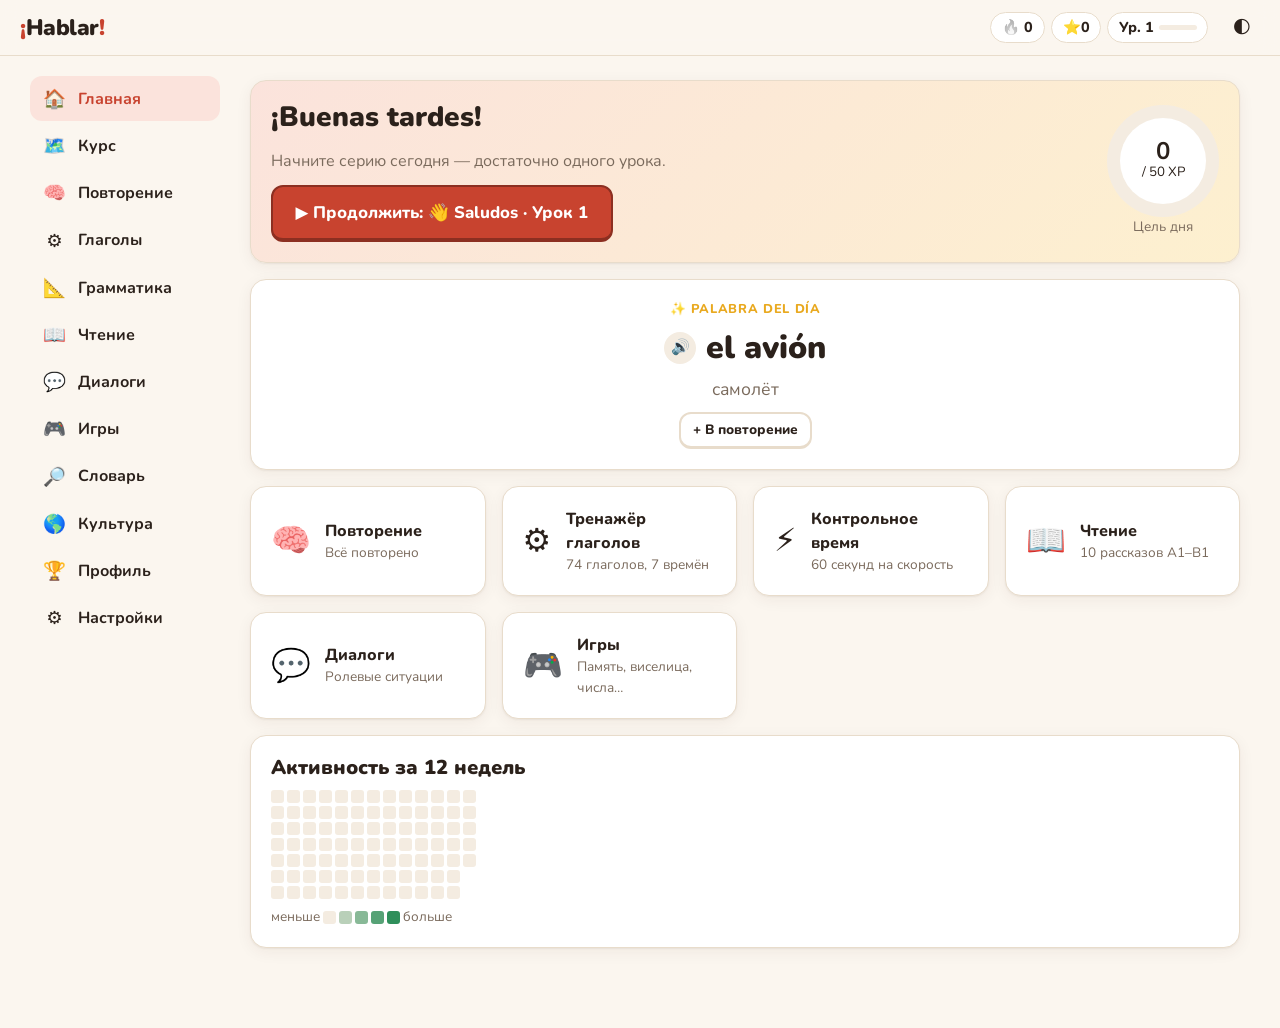
<file: index.html>
<!doctype html>
<html lang="ru">
<head>
  <meta charset="utf-8">
  <meta name="viewport" content="width=device-width, initial-scale=1, viewport-fit=cover">
  <title>¡Hablar! — испанский язык</title>
  <meta name="description" content="Интерактивная платформа для изучения испанского: уроки, тренажёр глаголов, интервальное повторение, чтение, диалоги и игры.">
  <link rel="icon" type="image/svg+xml" href="assets/icon.svg">
  <link rel="icon" type="image/png" sizes="192x192" href="assets/icon-192.png">
  <link rel="apple-touch-icon" href="assets/apple-touch-icon.png">
  <meta name="theme-color" content="#c8432f">
  <link rel="canonical" href="https://prov-ori.github.io/hablar/">

  <!-- Предпросмотр ссылки в соцсетях и мессенджерах (Open Graph / Twitter) -->
  <meta property="og:type" content="website">
  <meta property="og:site_name" content="¡Hablar!">
  <meta property="og:locale" content="ru_RU">
  <meta property="og:url" content="https://prov-ori.github.io/hablar/">
  <meta property="og:title" content="¡Hablar! — учите испанский: уроки, глаголы, чтение и игры">
  <meta property="og:description" content="784 слова, 74 глагола, 23 темы грамматики, рассказы, диалоги и 11 игр. Бесплатно, без регистрации, прямо в браузере.">
  <meta property="og:image" content="https://prov-ori.github.io/hablar/assets/og-image.png">
  <meta property="og:image:type" content="image/png">
  <meta property="og:image:width" content="1200">
  <meta property="og:image:height" content="630">
  <meta property="og:image:alt" content="Логотип ¡Hablar! и диалог на испанском: ¿Cómo estás? — ¡Muy bien, gracias!">
  <meta name="twitter:card" content="summary_large_image">
  <meta name="twitter:title" content="¡Hablar! — учите испанский">
  <meta name="twitter:description" content="Уроки, тренажёр глаголов, чтение, диалоги и игры. Бесплатно, в браузере.">
  <meta name="twitter:image" content="https://prov-ori.github.io/hablar/assets/og-image.png">
  <meta name="twitter:image:alt" content="Логотип ¡Hablar! и диалог на испанском">
  <link rel="preconnect" href="https://fonts.googleapis.com">
  <link rel="preconnect" href="https://fonts.gstatic.com" crossorigin>
  <link href="https://fonts.googleapis.com/css2?family=Nunito:wght@400;600;700;800;900&display=swap" rel="stylesheet">
  <link rel="stylesheet" href="css/style.css">
</head>
<body>
  <button class="skip-link" type="button" onclick="document.getElementById('main').focus()">К содержимому</button>
  <header class="topbar">
    <a class="logo" href="#/"><span class="logo-mark">¡</span>Hablar<span class="logo-mark">!</span></a>
    <div class="header-stats" id="header-stats"></div>
    <button class="icon-btn" id="theme-toggle" type="button" title="Сменить тему" aria-label="Сменить тему">🌓</button>
  </header>
  <div class="layout">
    <nav class="nav" id="nav" aria-label="Разделы"></nav>
    <main id="main" tabindex="-1"></main>
  </div>
  <div id="toasts" class="toasts" aria-live="polite"></div>
  <noscript><p style="padding:2rem">Для работы платформы нужен JavaScript.</p></noscript>

  <script src="js/util.js"></script>
  <script src="js/store.js"></script>
  <script src="js/speech.js"></script>
  <script src="js/ui.js"></script>
  <script src="js/data/vocab.js"></script>
  <script src="js/data/verbs.js"></script>
  <script src="js/data/grammar.js"></script>
  <script src="js/data/stories.js"></script>
  <script src="js/data/dialogues.js"></script>
  <script src="js/data/culture.js"></script>
  <script src="js/exercises.js"></script>
  <script src="js/app.js"></script>
  <script src="js/views/learn.js"></script>
  <script src="js/views/words.js"></script>
  <script src="js/views/verbs.js"></script>
  <script src="js/views/content.js"></script>
  <script src="js/views/games.js"></script>
  <script src="js/views/profile.js"></script>
</body>
</html>
</file>
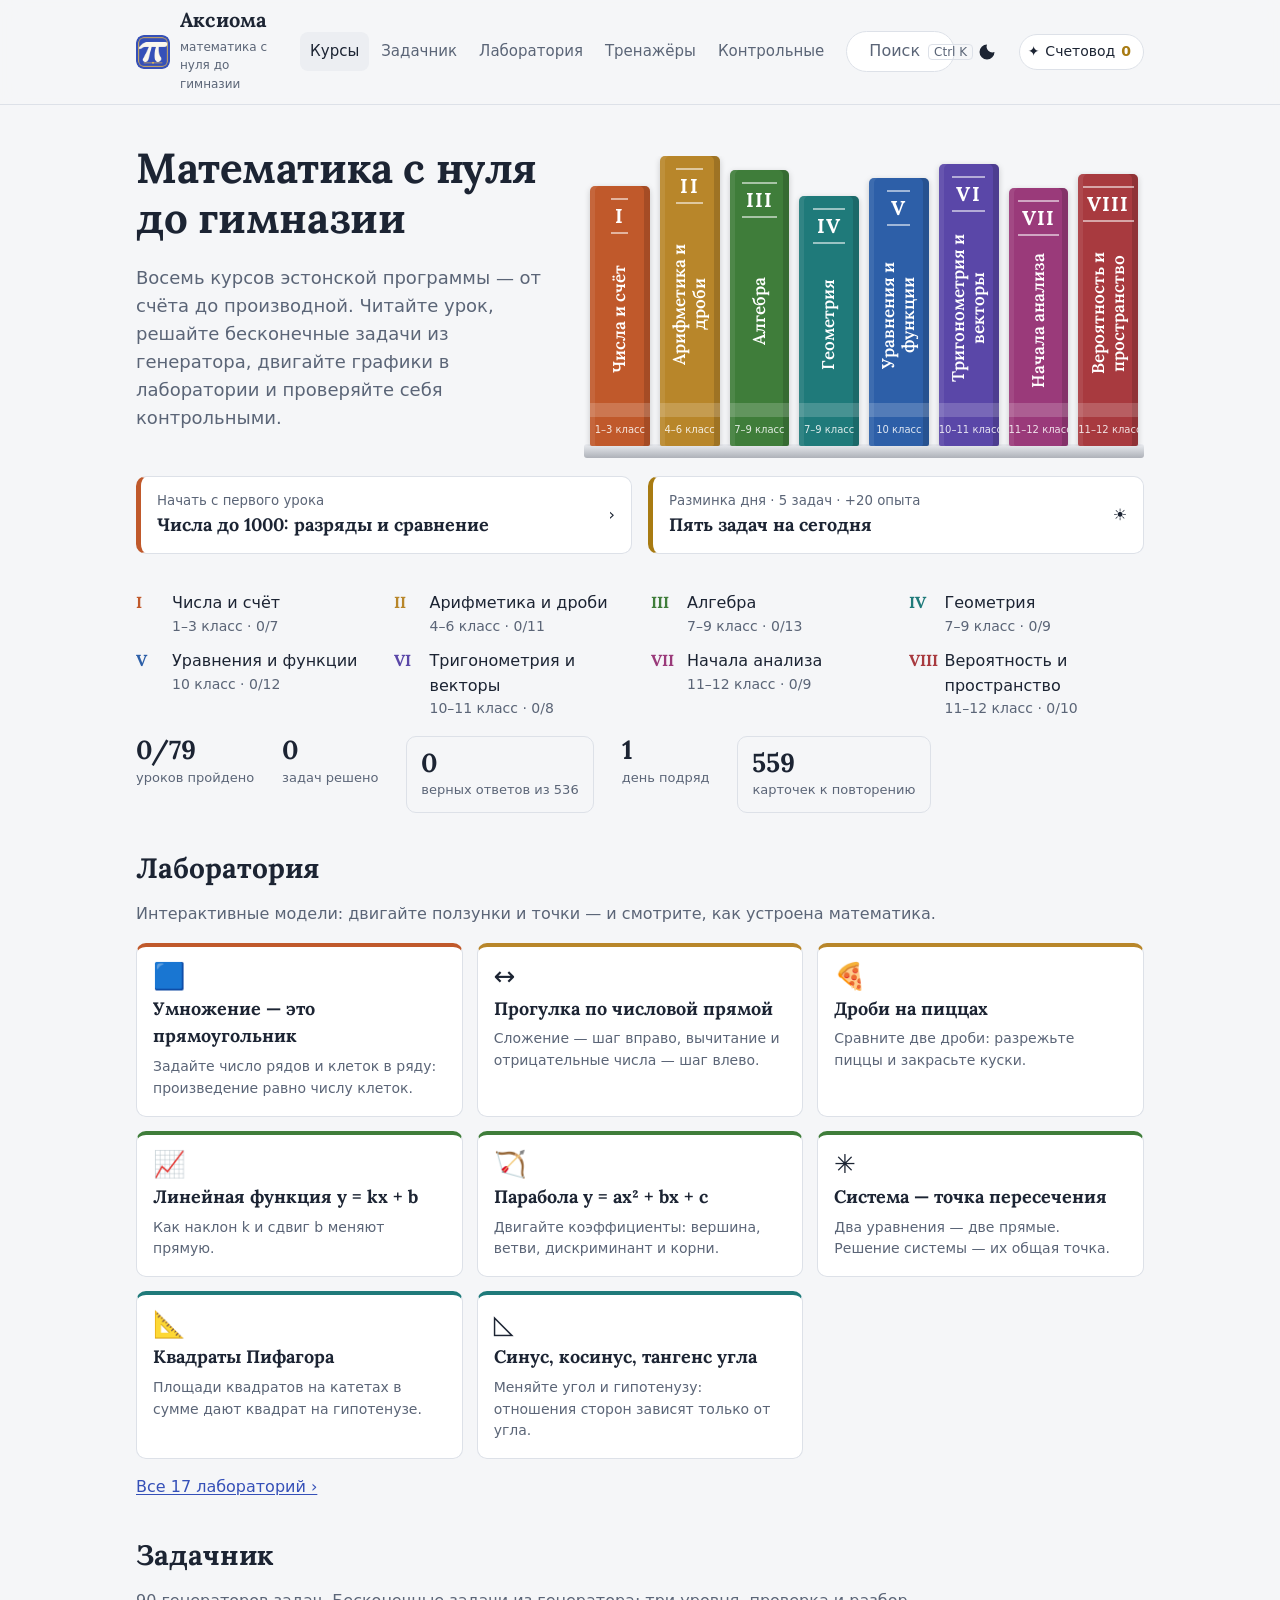
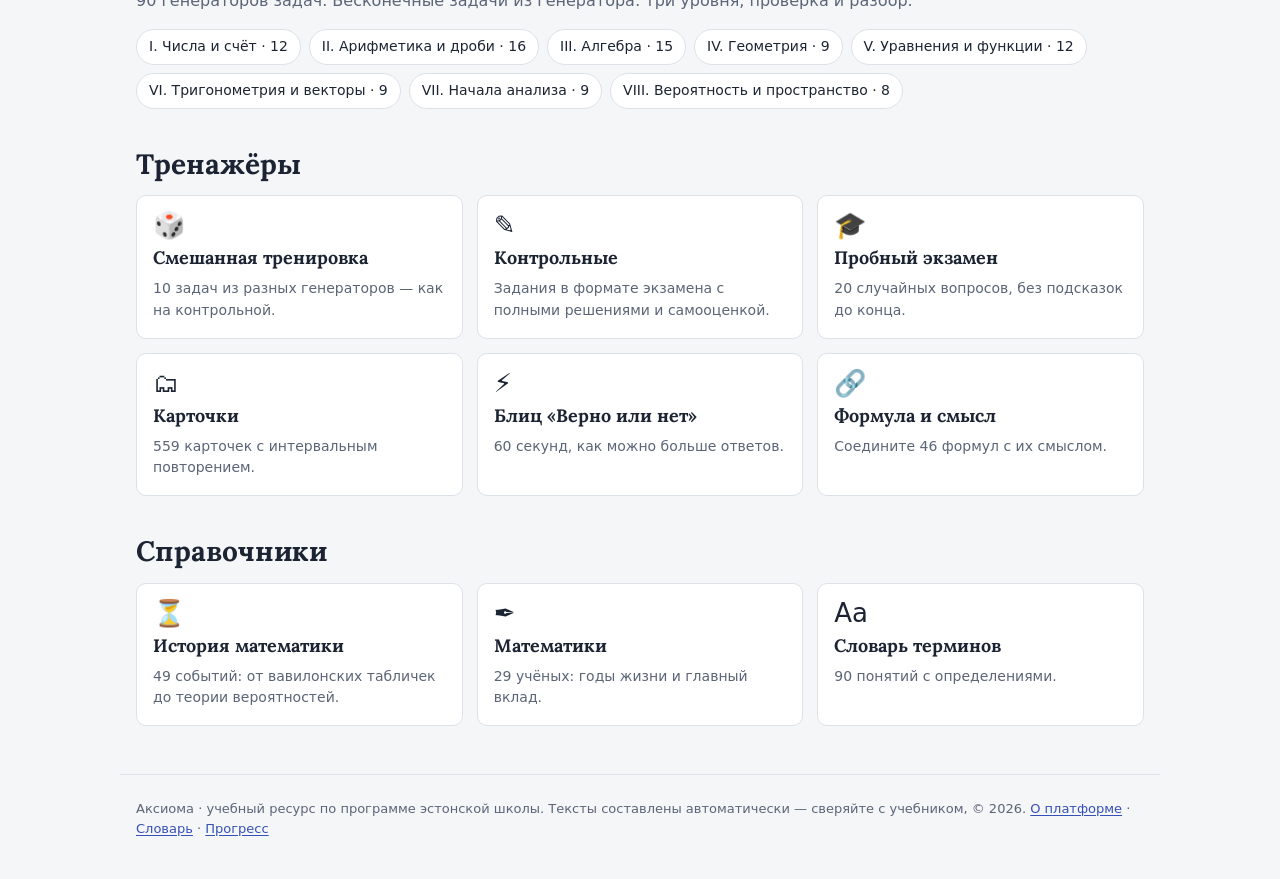
<file: matematika/index.html>
<!doctype html>
<html lang="ru">
<head>
<meta charset="utf-8">
<meta name="viewport" content="width=device-width, initial-scale=1, viewport-fit=cover">
<title>Аксиома — математика с нуля до гимназии</title>
<meta name="description" content="Бесплатный интерактивный курс математики по эстонской программе: от счёта до производной и интеграла. Уроки, бесконечный задачник, лаборатория графиков, карточки, контрольные.">
<link rel="canonical" href="https://prov-ori.github.io/hablar/matematika/">
<meta name="theme-color" content="#3550b8">
<meta property="og:type" content="website">
<meta property="og:site_name" content="Аксиома">
<meta property="og:locale" content="ru_RU">
<meta property="og:url" content="https://prov-ori.github.io/hablar/matematika/">
<meta property="og:title" content="Аксиома — математика от счёта до интеграла">
<meta property="og:description" content="8 курсов по эстонской программе (1–12 класс): уроки с эстонскими терминами, генератор задач, интерактивные графики, карточки и контрольные. Бесплатно, без регистрации.">
<meta property="og:image" content="https://prov-ori.github.io/hablar/matematika/og-image.png">
<meta property="og:image:secure_url" content="https://prov-ori.github.io/hablar/matematika/og-image.png">
<meta property="og:image:type" content="image/png">
<meta property="og:image:width" content="1200">
<meta property="og:image:height" content="630">
<meta property="og:image:alt" content="Логотип «Аксиома» — буква π — и надпись «Математика от счёта до интеграла»">
<meta name="twitter:card" content="summary_large_image">
<meta name="twitter:title" content="Аксиома — математика от счёта до интеграла">
<meta name="twitter:description" content="8 курсов по эстонской программе (1–12 класс): уроки с эстонскими терминами, генератор задач, интерактивные графики, карточки и контрольные. Бесплатно, без регистрации.">
<meta name="twitter:image" content="https://prov-ori.github.io/hablar/matematika/og-image.png">
<meta name="twitter:image:alt" content="Логотип «Аксиома» — буква π — и надпись «Математика от счёта до интеграла»">
<meta property="vk:image" content="https://prov-ori.github.io/hablar/matematika/og-image.png">
<link rel="icon" href="favicon.svg" type="image/svg+xml">
<link rel="icon" href="favicon-32.png" sizes="32x32" type="image/png">
<link rel="apple-touch-icon" href="apple-touch-icon.png">
<link rel="manifest" href="manifest.webmanifest">
<link rel="preconnect" href="https://fonts.googleapis.com">
<link rel="preconnect" href="https://fonts.gstatic.com" crossorigin>
<link rel="stylesheet" href="https://fonts.googleapis.com/css2?family=Lora:ital,wght@0,400..700;1,400..700&display=swap">
<link rel="stylesheet" href="katex/katex.min.css">
<link rel="stylesheet" href="styles.css">
</head>
<body>
<a class="skip" href="#main">К содержимому</a>
<header class="top"><div class="top-in">
  <a class="brand" href="#/"><img src="icon-192.png" alt="" width="34" height="34"><span><b>Аксиома</b><small>математика с нуля до гимназии</small></span></a>
  <nav class="top-nav" aria-label="Разделы">
    <a href="#/" data-nav="#/">Курсы</a><a href="#/drills" data-nav="#/drills">Задачник</a><a href="#/labs" data-nav="#/labs">Лаборатория</a><a href="#/train" data-nav="#/train">Тренажёры</a><a href="#/tests" data-nav="#/tests">Контрольные</a>
  </nav>
  <button class="search-btn" id="searchBtn" aria-label="Поиск по платформе"><svg width="16" height="16" viewBox="0 0 24 24" fill="none" stroke="currentColor" stroke-width="2.2" aria-hidden="true"><circle cx="11" cy="11" r="7"/><path d="m20 20-3.5-3.5"/></svg><span>Поиск</span><kbd>Ctrl K</kbd></button>
  <button class="icon-btn" id="themeBtn" aria-label="Переключить тему"><svg width="20" height="20" viewBox="0 0 24 24" fill="currentColor" aria-hidden="true"><path d="M12 3a9 9 0 1 0 9 9 7 7 0 0 1-9-9z"/></svg></button>
  <a class="rank-chip" id="rankChip" href="#/me" title="Звание и опыт"></a>
</div></header>
<main id="main" tabindex="-1"><noscript>Для работы платформы нужен JavaScript.</noscript></main>
<nav class="tabbar" aria-label="Навигация">
  <a href="#/" data-nav="#/"><svg width="22" height="22" viewBox="0 0 24 24" fill="none" stroke="currentColor" stroke-width="2" aria-hidden="true"><path d="M4 4h4v16H4zM10 4h4v16h-4zM16.5 4.5l3.8 1-3.9 15-3.8-1z"/></svg>Курсы</a>
  <a href="#/drills" data-nav="#/drills"><svg width="22" height="22" viewBox="0 0 24 24" fill="none" stroke="currentColor" stroke-width="2" aria-hidden="true"><rect x="4" y="3" width="16" height="18" rx="2"/><path d="M8 8h8M8 12h8M8 16h5"/></svg>Задачник</a>
  <a href="#/labs" data-nav="#/labs"><svg width="22" height="22" viewBox="0 0 24 24" fill="none" stroke="currentColor" stroke-width="2" aria-hidden="true"><path d="M9 3h6M10 3v6l-5 9a2 2 0 0 0 2 3h10a2 2 0 0 0 2-3l-5-9V3"/><path d="M7 15h10"/></svg>Лаборатория</a>
  <a href="#/train" data-nav="#/train"><svg width="22" height="22" viewBox="0 0 24 24" fill="none" stroke="currentColor" stroke-width="2" aria-hidden="true"><path d="M13 2 4 14h7l-1 8 9-12h-7z"/></svg>Тренажёры</a>
  <a href="#/search" id="tabSearch"><svg width="22" height="22" viewBox="0 0 24 24" fill="none" stroke="currentColor" stroke-width="2" aria-hidden="true"><circle cx="11" cy="11" r="7"/><path d="m20 20-3.5-3.5"/></svg>Поиск</a>
</nav>
<div class="modal" id="search" role="dialog" aria-modal="true" aria-label="Поиск"><div class="modal-box"><input id="sin" type="search" placeholder="Тема, формула, термин (рус./эст.)…" autocomplete="off"><ul class="results" id="sres"></ul></div></div>
<div class="toasts" id="toasts" aria-live="polite"></div>
<footer>Аксиома · учебный ресурс по программе эстонской школы. Тексты составлены автоматически — сверяйте с учебником, © <span id="year"></span>. <a href="#/about">О платформе</a> · <a href="#/glossary">Словарь</a> · <a href="#/me">Прогресс</a></footer>
<script src="katex/katex.min.js"></script>
<script src="config.js"></script>
<script src="c1.js"></script>
<script src="c2.js"></script>
<script src="c3.js"></script>
<script src="c4.js"></script>
<script src="c5.js"></script>
<script src="c6.js"></script>
<script src="c7.js"></script>
<script src="c8.js"></script>
<script src="drills.js"></script>
<script src="labs.js"></script>
<script src="extra.js"></script>
<script src="tests.js"></script>
<script src="engine.js"></script>
</body>
</html>
</file>
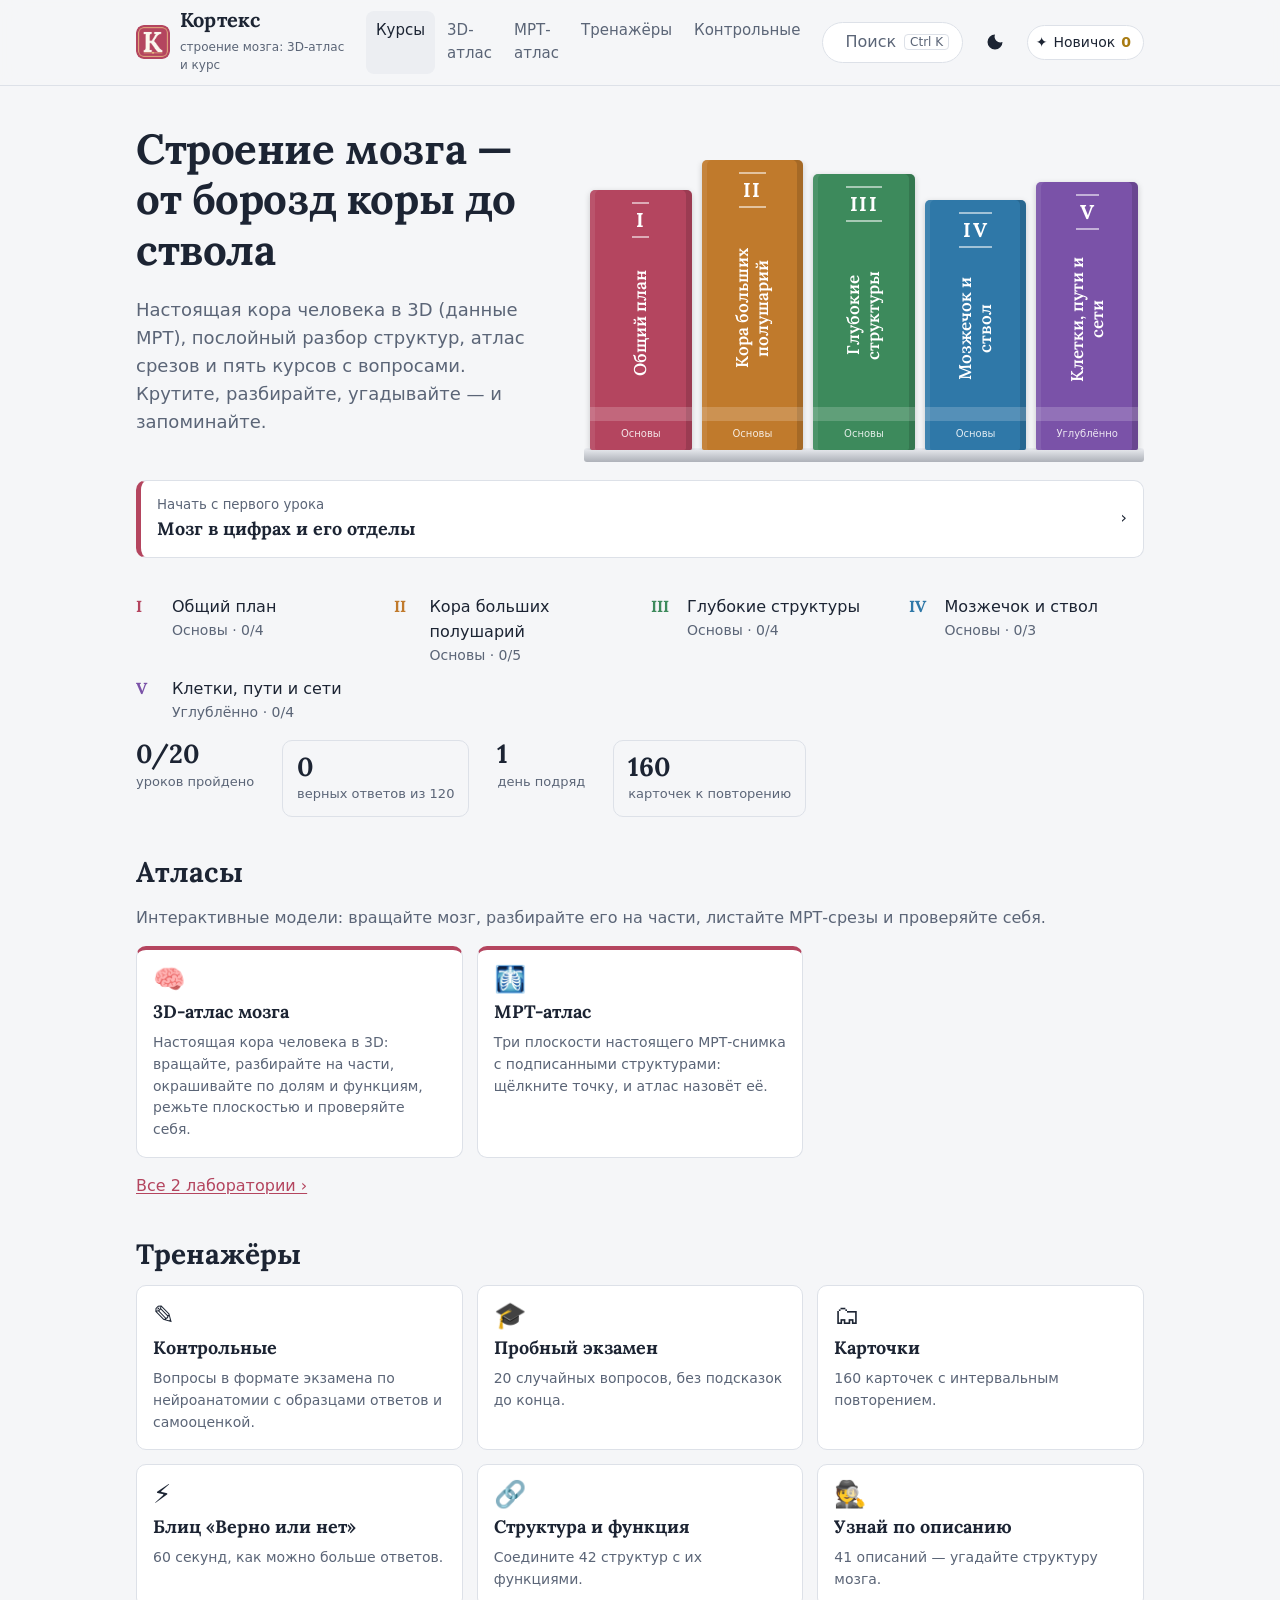
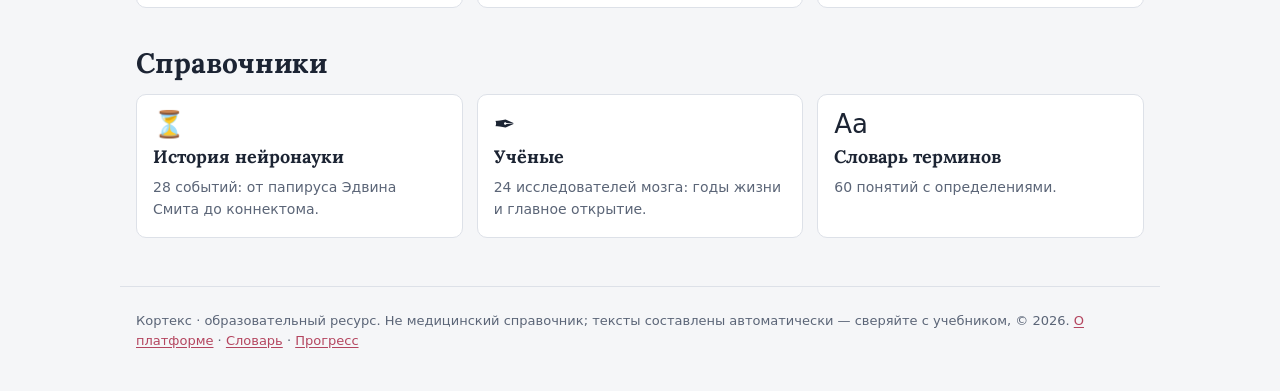
<file: mozg/index.html>
<!doctype html>
<html lang="ru">
<head>
<meta charset="utf-8">
<meta name="viewport" content="width=device-width, initial-scale=1, viewport-fit=cover">
<title>Кортекс — строение мозга: 3D-атлас, МРТ и интерактивный курс</title>
<meta name="description" content="Бесплатный интерактивный курс по строению мозга: 3D-модель по данным МРТ человека, атлас срезов, уроки, тесты и карточки. Без регистрации.">
<link rel="canonical" href="https://prov-ori.github.io/hablar/mozg/">
<meta name="theme-color" content="#b4455f">
<meta property="og:type" content="website">
<meta property="og:site_name" content="Кортекс">
<meta property="og:locale" content="ru_RU">
<meta property="og:url" content="https://prov-ori.github.io/hablar/mozg/">
<meta property="og:title" content="Кортекс — мозг человека в 3D по данным МРТ">
<meta property="og:description" content="Вращайте настоящую кору, разбирайте структуры, листайте МРТ-срезы и проверяйте себя вопросами, карточками и тренажёрами. Бесплатно, без регистрации.">
<meta property="og:image" content="https://prov-ori.github.io/hablar/mozg/og-image.png">
<meta property="og:image:secure_url" content="https://prov-ori.github.io/hablar/mozg/og-image.png">
<meta property="og:image:type" content="image/png">
<meta property="og:image:width" content="1200">
<meta property="og:image:height" content="630">
<meta property="og:image:alt" content="Логотип «Кортекс» — буква К — и надпись «Мозг человека в 3D по данным МРТ»">
<meta name="twitter:card" content="summary_large_image">
<meta name="twitter:title" content="Кортекс — мозг человека в 3D по данным МРТ">
<meta name="twitter:description" content="Вращайте настоящую кору, разбирайте структуры, листайте МРТ-срезы и проверяйте себя вопросами, карточками и тренажёрами. Бесплатно, без регистрации.">
<meta name="twitter:image" content="https://prov-ori.github.io/hablar/mozg/og-image.png">
<meta name="twitter:image:alt" content="Логотип «Кортекс» — буква К — и надпись «Мозг человека в 3D по данным МРТ»">
<meta property="vk:image" content="https://prov-ori.github.io/hablar/mozg/og-image.png">
<link rel="icon" href="favicon.svg" type="image/svg+xml">
<link rel="icon" href="favicon-32.png" sizes="32x32" type="image/png">
<link rel="apple-touch-icon" href="apple-touch-icon.png">
<link rel="manifest" href="manifest.webmanifest">
<link rel="preconnect" href="https://fonts.googleapis.com">
<link rel="preconnect" href="https://fonts.gstatic.com" crossorigin>
<link rel="stylesheet" href="https://fonts.googleapis.com/css2?family=Lora:ital,wght@0,400..700;1,400..700&display=swap">
<link rel="stylesheet" href="brain3d.css">
<link rel="stylesheet" href="styles.css">
</head>
<body>
<a class="skip" href="#main">К содержимому</a>
<header class="top"><div class="top-in">
  <a class="brand" href="#/"><img src="icon-192.png" alt="" width="34" height="34"><span><b>Кортекс</b><small>строение мозга: 3D-атлас и курс</small></span></a>
  <nav class="top-nav" aria-label="Разделы">
    <a href="#/" data-nav="#/">Курсы</a><a href="#/lab/brain3d" data-nav="#/lab/brain3d">3D-атлас</a><a href="#/lab/mri" data-nav="#/lab/mri">МРТ-атлас</a><a href="#/train" data-nav="#/train">Тренажёры</a><a href="#/tests" data-nav="#/tests">Контрольные</a>
  </nav>
  <button class="search-btn" id="searchBtn" aria-label="Поиск по платформе"><svg width="16" height="16" viewBox="0 0 24 24" fill="none" stroke="currentColor" stroke-width="2.2" aria-hidden="true"><circle cx="11" cy="11" r="7"/><path d="m20 20-3.5-3.5"/></svg><span>Поиск</span><kbd>Ctrl K</kbd></button>
  <button class="icon-btn" id="themeBtn" aria-label="Переключить тему"><svg width="20" height="20" viewBox="0 0 24 24" fill="currentColor" aria-hidden="true"><path d="M12 3a9 9 0 1 0 9 9 7 7 0 0 1-9-9z"/></svg></button>
  <a class="rank-chip" id="rankChip" href="#/me" title="Звание и опыт"></a>
</div></header>
<main id="main" tabindex="-1"><noscript>Для работы платформы нужен JavaScript.</noscript></main>
<nav class="tabbar" aria-label="Навигация">
  <a href="#/" data-nav="#/"><svg width="22" height="22" viewBox="0 0 24 24" fill="none" stroke="currentColor" stroke-width="2" aria-hidden="true"><path d="M4 4h4v16H4zM10 4h4v16h-4zM16.5 4.5l3.8 1-3.9 15-3.8-1z"/></svg>Курсы</a>
  <a href="#/lab/brain3d" data-nav="#/lab/brain3d"><svg width="22" height="22" viewBox="0 0 24 24" fill="none" stroke="currentColor" stroke-width="2" aria-hidden="true"><path d="M9 3h6M10 3v6l-5 9a2 2 0 0 0 2 3h10a2 2 0 0 0 2-3l-5-9V3"/><path d="M7 15h10"/></svg>3D-атлас</a>
  <a href="#/lab/mri" data-nav="#/lab/mri"><svg width="22" height="22" viewBox="0 0 24 24" fill="none" stroke="currentColor" stroke-width="2" aria-hidden="true"><circle cx="12" cy="12" r="8"/><path d="M12 7v5l3 2"/></svg>МРТ-атлас</a>
  <a href="#/train" data-nav="#/train"><svg width="22" height="22" viewBox="0 0 24 24" fill="none" stroke="currentColor" stroke-width="2" aria-hidden="true"><path d="M13 2 4 14h7l-1 8 9-12h-7z"/></svg>Тренажёры</a>
  <a href="#/search" id="tabSearch"><svg width="22" height="22" viewBox="0 0 24 24" fill="none" stroke="currentColor" stroke-width="2" aria-hidden="true"><circle cx="11" cy="11" r="7"/><path d="m20 20-3.5-3.5"/></svg>Поиск</a>
</nav>
<div class="modal" id="search" role="dialog" aria-modal="true" aria-label="Поиск"><div class="modal-box"><input id="sin" type="search" placeholder="Структура, термин, имя…" autocomplete="off"><ul class="results" id="sres"></ul></div></div>
<div class="toasts" id="toasts" aria-live="polite"></div>
<footer>Кортекс · образовательный ресурс. Не медицинский справочник; тексты составлены автоматически — сверяйте с учебником, © <span id="year"></span>. <a href="#/about">О платформе</a> · <a href="#/glossary">Словарь</a> · <a href="#/me">Прогресс</a></footer>
<script src="three.min.js"></script>
<script src="config.js"></script>
<script src="brain-info.js"></script>
<script src="c1.js"></script>
<script src="c2.js"></script>
<script src="c3.js"></script>
<script src="c4.js"></script>
<script src="c5.js"></script>
<script src="brain3d.js"></script>
<script src="extra.js"></script>
<script src="tests.js"></script>
<script src="engine.js"></script>
</body>
</html>
</file>
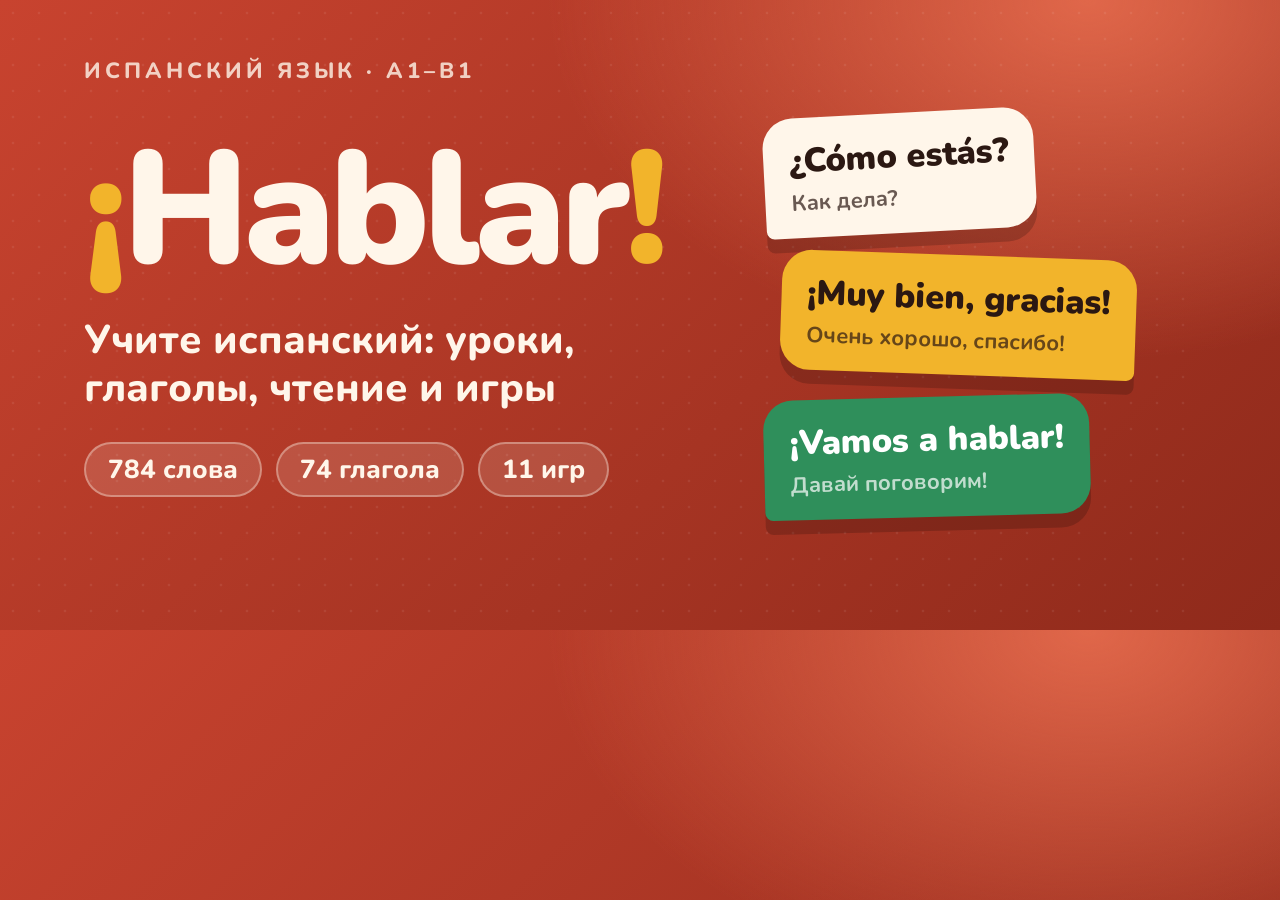
<file: assets/og-source.html>
<!doctype html>
<html lang="ru"><head><meta charset="utf-8">
<link href="https://fonts.googleapis.com/css2?family=Nunito:wght@600;800;900&display=swap" rel="stylesheet">
<style>
  :root { --ink:#2b1812; --paper:#fff6ea; --terra:#c8432f; --terra-deep:#8f2a1b; --saffron:#f2b42b; --olive:#2f8f5b; }
  * { box-sizing: border-box; margin: 0; }
  body { width: 1200px; height: 630px; overflow: hidden; font-family: 'Nunito', system-ui, sans-serif; color: var(--paper);
    background: radial-gradient(900px 600px at 85% 0%, #e0674a 0%, transparent 60%), linear-gradient(135deg, var(--terra) 0%, var(--terra-deep) 100%);
    position: relative; }
  .grain { position:absolute; inset:0; background-image: radial-gradient(rgba(255,255,255,.07) 1.5px, transparent 1.6px); background-size: 26px 26px; }
  .left { position:absolute; left:84px; top:0; bottom:0; width:640px; display:flex; flex-direction:column; justify-content:center; gap:30px; }
  .logo { font-weight: 900; font-size: 160px; line-height: .95; letter-spacing: -5px; display:flex; align-items: baseline; }
  .logo i { font-style: normal; color: var(--saffron); }
  .tag { font-size: 40px; font-weight: 800; line-height: 1.2; max-width: 600px; }
  .chips { display:flex; gap:14px; flex-wrap:wrap; }
  .chip { background: rgba(255,246,234,.14); border: 2px solid rgba(255,246,234,.35); border-radius: 999px; padding: 8px 22px; font-size: 26px; font-weight: 800; }
  .right { position:absolute; right:64px; top:0; bottom:0; width:372px; display:flex; flex-direction:column; justify-content:center; gap:22px; }
  .bubble { border-radius: 30px; padding: 20px 26px; font-size: 34px; font-weight: 900; box-shadow: 0 14px 0 rgba(0,0,0,.18); }
  .b1 { background: var(--paper); color: var(--ink); border-bottom-left-radius: 8px; align-self: flex-start; transform: rotate(-3deg); }
  .b2 { background: var(--saffron); color: var(--ink); border-bottom-right-radius: 8px; align-self: flex-end; transform: rotate(2deg); }
  .b3 { background: var(--olive); color: #fff; border-bottom-left-radius: 8px; align-self: flex-start; transform: rotate(-1.5deg); }
  .small { display:block; font-size: 22px; font-weight: 700; opacity: .7; margin-top: 4px; }
  .flag { position:absolute; left:84px; top:56px; font-size: 22px; font-weight: 800; letter-spacing: .18em; text-transform: uppercase; opacity:.8; }
</style></head>
<body><div class="grain"></div>
<div class="flag">Испанский язык · A1–B1</div>
<div class="left">
  <div class="logo"><i>¡</i>Hablar<i>!</i></div>
  <div class="tag">Учите испанский: уроки, глаголы, чтение и игры</div>
  <div class="chips"><span class="chip">784 слова</span><span class="chip">74 глагола</span><span class="chip">11 игр</span></div>
</div>
<div class="right">
  <div class="bubble b1">¿Cómo estás?<span class="small">Как дела?</span></div>
  <div class="bubble b2">¡Muy bien, gracias!<span class="small">Очень хорошо, спасибо!</span></div>
  <div class="bubble b3">¡Vamos a hablar!<span class="small">Давай поговорим!</span></div>
</div>
</body></html>
</file>
<file: css/style.css>
/* ¡Hablar! — тёплая «испанская» палитра: терракота, шафран, оливка. */
:root {
  --bg: #fbf6ef;
  --surface: #ffffff;
  --surface-2: #f4ece1;
  --border: #e8dccb;
  --text: #2b211b;
  --muted: #7a6a5c;
  --primary: #c8432f;
  --primary-ink: #ffffff;
  --primary-soft: #fbe3dc;
  --accent: #e9a91f;
  --accent-soft: #fdf0cf;
  --ok: #2f8f5b;
  --ok-soft: #dcf2e4;
  --bad: #c73a3a;
  --bad-soft: #fbe0e0;
  --blue: #3a6ea5;
  --shadow: 0 1px 2px rgba(60, 40, 20, .06), 0 4px 16px rgba(60, 40, 20, .06);
  --radius: 16px;
  --font: 'Nunito', system-ui, -apple-system, 'Segoe UI', Roboto, sans-serif;
  color-scheme: light;
}
@media (prefers-color-scheme: dark) {
  :root:not([data-theme="light"]) {
    --bg: #1a1512; --surface: #251e19; --surface-2: #2f2620; --border: #3d322a;
    --text: #f3ebe2; --muted: #b0a090; --primary: #e8604a; --primary-soft: #4a2620;
    --accent: #f0b93a; --accent-soft: #4a3a15; --ok: #4cc283; --ok-soft: #1d3d2b;
    --bad: #f06363; --bad-soft: #4a2222; --blue: #7aa7d9;
    --shadow: 0 1px 2px rgba(0, 0, 0, .3), 0 4px 16px rgba(0, 0, 0, .25);
    color-scheme: dark;
  }
}
:root[data-theme="dark"] {
  --bg: #1a1512; --surface: #251e19; --surface-2: #2f2620; --border: #3d322a;
  --text: #f3ebe2; --muted: #b0a090; --primary: #e8604a; --primary-soft: #4a2620;
  --accent: #f0b93a; --accent-soft: #4a3a15; --ok: #4cc283; --ok-soft: #1d3d2b;
  --bad: #f06363; --bad-soft: #4a2222; --blue: #7aa7d9;
  --shadow: 0 1px 2px rgba(0, 0, 0, .3), 0 4px 16px rgba(0, 0, 0, .25);
  color-scheme: dark;
}

* { box-sizing: border-box; }
html { -webkit-text-size-adjust: 100%; }
body {
  margin: 0; font-family: var(--font); font-size: 16px; line-height: 1.5;
  background: var(--bg); color: var(--text); min-height: 100vh;
}
a { color: var(--primary); text-decoration: none; }
h1, h2, h3 { line-height: 1.2; margin: 0 0 .5em; font-weight: 900; }
h1 { font-size: 1.75rem; }
h2 { font-size: 1.25rem; }
h3 { font-size: 1.05rem; }
p { margin: 0 0 .75em; }
[hidden] { display: none !important; }
button, input, select { font: inherit; color: inherit; }
.muted { color: var(--muted); }
.small { font-size: .85rem; }
.center { text-align: center; }
.es { font-weight: 700; }
.grow { flex: 1; }
.row { display: flex; gap: .6rem; align-items: center; flex-wrap: wrap; margin: .5rem 0; }
.row.center { justify-content: center; }
.row.between { justify-content: space-between; }
.ok-text { color: var(--ok); font-weight: 700; }
.bad-text { color: var(--bad); font-weight: 700; }
.skip-link { position: absolute; left: -999px; }
.skip-link:focus { left: 1rem; top: 1rem; z-index: 100; background: var(--surface); padding: .5rem 1rem; border-radius: 8px; }
:focus-visible { outline: 3px solid var(--accent); outline-offset: 2px; }

/* ---------- Каркас ---------- */
.topbar {
  position: sticky; top: env(safe-area-inset-top, 0px); z-index: 20; display: flex; align-items: center; gap: 1rem;
  padding: .6rem 1.25rem; background: color-mix(in srgb, var(--bg) 88%, transparent);
  backdrop-filter: blur(10px); border-bottom: 1px solid var(--border);
}
.logo { font-weight: 900; font-size: 1.4rem; color: var(--text); letter-spacing: -.02em; }
.logo-mark { color: var(--primary); }
.header-stats { display: flex; gap: .4rem; margin-left: auto; align-items: center; }
.stat-chip {
  display: inline-flex; align-items: center; gap: .3rem; padding: .25rem .65rem; border-radius: 999px;
  background: var(--surface); border: 1px solid var(--border); font-weight: 800; font-size: .9rem; color: var(--text);
}
.stat-chip.level { flex-direction: row; }
.mini-progress { width: 38px; height: 5px; background: var(--surface-2); border-radius: 3px; overflow: hidden; display: inline-block; }
.mini-progress span { display: block; height: 100%; background: var(--accent); }
.flame { filter: grayscale(1); opacity: .5; }
.flame.on { filter: none; opacity: 1; }
.layout { display: flex; max-width: 1240px; margin: 0 auto; }
.nav {
  position: sticky; top: 60px; align-self: flex-start; width: 210px; flex-shrink: 0;
  display: flex; flex-direction: column; gap: 2px; padding: 1rem .6rem; height: calc(100vh - 60px); overflow-y: auto;
}
.nav a {
  display: flex; align-items: center; gap: .7rem; padding: .55rem .8rem; border-radius: 12px;
  color: var(--text); font-weight: 700; position: relative;
}
.nav a:hover { background: var(--surface-2); }
.nav a.active { background: var(--primary-soft); color: var(--primary); }
.nav-icon { font-size: 1.15rem; width: 1.5rem; text-align: center; }
.badge { margin-left: auto; background: var(--primary); color: var(--primary-ink); font-size: .7rem; border-radius: 999px; padding: 0 .45rem; font-weight: 800; }
main { flex: 1; min-width: 0; padding: 1.5rem 1.25rem 4rem; }
main:focus, main:focus-visible { outline: none; }
body.focus-mode .nav { display: none; }
body.focus-mode main { max-width: 760px; margin: 0 auto; }

@media (max-width: 820px) {
  .layout { display: block; }
  .nav {
    position: fixed; bottom: 0; left: 0; right: 0; top: auto; width: auto; height: auto; z-index: 30;
    flex-direction: row; overflow-x: auto; padding: .3rem .4rem calc(.3rem + env(safe-area-inset-bottom));
    background: var(--surface); border-top: 1px solid var(--border); gap: 0; scrollbar-width: none;
  }
  .nav::-webkit-scrollbar { display: none; }
  .nav a { flex-direction: column; gap: 0; padding: .3rem .55rem; font-size: .68rem; min-width: 64px; text-align: center; }
  .nav-icon { font-size: 1.25rem; }
  .badge { position: absolute; top: 0; right: 6px; }
  main { padding: 1rem 16px 6rem; }
  .topbar { padding: .5rem 16px; gap: .5rem; }
  .logo { font-size: 1.15rem; }
  .stat-chip { padding: .2rem .5rem; font-size: .8rem; }
  .mini-progress { display: none; }
  h1 { font-size: 1.4rem; }
}

/* ---------- Компоненты ---------- */
.card {
  background: var(--surface); border: 1px solid var(--border); border-radius: var(--radius);
  padding: 1.25rem; margin-bottom: 1rem; box-shadow: var(--shadow); display: block; color: var(--text);
}
a.card { transition: transform .15s, border-color .15s; }
a.card:hover { transform: translateY(-2px); border-color: var(--primary); }
.card-grid { display: grid; grid-template-columns: repeat(auto-fill, minmax(260px, 1fr)); gap: 1rem; }
.card-grid > .card { margin: 0; }
.page-header { margin-bottom: 1rem; }
.page-header h1 { display: flex; align-items: center; gap: .5rem; flex-wrap: wrap; }
.back-link { display: inline-block; margin-bottom: .4rem; font-weight: 700; }
.big-emoji { font-size: 3.5rem; line-height: 1; margin-bottom: .5rem; }

.btn {
  display: inline-flex; align-items: center; justify-content: center; gap: .4rem;
  padding: .6rem 1.1rem; border-radius: 12px; border: 2px solid var(--border); border-bottom-width: 4px;
  background: var(--surface); color: var(--text); font-weight: 800; cursor: pointer; transition: transform .08s, filter .15s;
}
.btn:hover { filter: brightness(.97); }
.btn:active { transform: translateY(2px); border-bottom-width: 2px; }
.btn.primary { background: var(--primary); border-color: color-mix(in srgb, var(--primary) 70%, black); color: var(--primary-ink); }
.btn.danger { background: var(--bad); border-color: color-mix(in srgb, var(--bad) 70%, black); color: #fff; }
.btn.big { padding: .8rem 1.4rem; font-size: 1.05rem; }
.btn.small { padding: .35rem .75rem; font-size: .85rem; border-bottom-width: 3px; }
.btn:disabled { opacity: .55; cursor: default; }
.icon-btn {
  border: none; background: transparent; cursor: pointer; font-size: 1.1rem; width: 36px; height: 36px;
  border-radius: 10px; display: inline-flex; align-items: center; justify-content: center; color: var(--text); font-weight: 900;
}
.icon-btn:hover { background: var(--surface-2); }
.icon-btn.on { background: var(--ok-soft); color: var(--ok); }
.speak-btn {
  border: none; background: var(--surface-2); border-radius: 50%; width: 32px; height: 32px; cursor: pointer;
  font-size: .95rem; flex-shrink: 0; display: inline-flex; align-items: center; justify-content: center; vertical-align: middle;
}
.speak-btn:hover { background: var(--accent-soft); }
.speak-btn.big { width: 56px; height: 56px; font-size: 1.5rem; }

.progress { height: 10px; background: var(--surface-2); border-radius: 999px; overflow: hidden; margin: .5rem 0; }
.progress.thick { height: 14px; }
.progress-fill { height: 100%; background: linear-gradient(90deg, var(--accent), var(--primary)); border-radius: 999px; transition: width .35s ease; }

.chips { display: flex; flex-wrap: wrap; gap: .4rem; margin: .5rem 0; }
.chip {
  border: 2px solid var(--border); background: var(--surface); border-radius: 999px; padding: .35rem .8rem;
  cursor: pointer; font-weight: 700; font-size: .9rem; display: inline-flex; align-items: center; gap: .35rem;
}
.chip:hover { border-color: var(--primary); }
.chip.active { background: var(--primary); color: var(--primary-ink); border-color: var(--primary); }
.chip.check input { accent-color: var(--primary); }
.segmented { display: inline-flex; background: var(--surface-2); padding: 4px; border-radius: 12px; gap: 2px; margin-bottom: 1rem; flex-wrap: wrap; }
.segmented button { border: none; background: transparent; padding: .4rem .9rem; border-radius: 9px; cursor: pointer; font-weight: 700; }
.segmented button.active { background: var(--surface); box-shadow: var(--shadow); }
.tag { display: inline-block; font-size: .72rem; font-weight: 800; padding: .1rem .5rem; border-radius: 6px; background: var(--accent-soft); color: color-mix(in srgb, var(--accent) 60%, var(--text)); margin-top: .3rem; }
.tag.ok { background: var(--ok-soft); color: var(--ok); }
.level-badge { display: inline-block; font-size: .72rem; font-weight: 900; padding: .1rem .45rem; border-radius: 6px; color: #fff; vertical-align: middle; }
.level-badge.A1 { background: #2f8f5b; }
.level-badge.A2 { background: #3a6ea5; }
.level-badge.B1 { background: #8a4fb0; }

input[type=text], input[type=search], select {
  border: 2px solid var(--border); background: var(--surface); border-radius: 12px; padding: .6rem .8rem; width: 100%; max-width: 100%;
}
input[type=text]:focus, input[type=search]:focus, select:focus { border-color: var(--primary); outline: none; }
select { width: auto; cursor: pointer; }
.search { margin-bottom: .5rem; max-width: 520px; }
.field { margin: .75rem 0; }
.field .label { font-weight: 800; margin-bottom: .3rem; }
.switch { display: flex; align-items: center; gap: .4rem; cursor: pointer; font-weight: 600; margin: .4rem 0; }
.switch input { width: 18px; height: 18px; accent-color: var(--primary); }
input[type=range] { accent-color: var(--primary); width: 200px; }

.input-wrap { width: 100%; }
.answer-input { font-size: 1.15rem; font-weight: 700; text-align: center; }
.answer-input.correct { border-color: var(--ok); background: var(--ok-soft); }
.answer-input.wrong { border-color: var(--bad); background: var(--bad-soft); }
.accent-bar { display: flex; gap: 4px; justify-content: center; margin: .4rem 0 .6rem; flex-wrap: wrap; }
.accent-key { border: 1px solid var(--border); background: var(--surface-2); border-radius: 8px; min-width: 34px; height: 34px; cursor: pointer; font-weight: 800; }
.accent-key:hover { background: var(--accent-soft); }

/* ---------- Тосты, модалки ---------- */
.toasts { position: fixed; top: 70px; right: 16px; z-index: 60; display: flex; flex-direction: column; gap: .5rem; pointer-events: none; }
.toast { background: var(--text); color: var(--bg); padding: .65rem 1rem; border-radius: 12px; font-weight: 700; box-shadow: var(--shadow); animation: slideIn .3s ease; transition: opacity .4s, transform .4s; }
.toast.gold { background: var(--accent); color: #2b211b; }
.toast.bad { background: var(--bad); color: #fff; }
.toast.out { opacity: 0; transform: translateX(20px); }
@keyframes slideIn { from { opacity: 0; transform: translateX(20px); } }
.xp-pop { position: fixed; top: 64px; left: 50%; transform: translateX(-50%); z-index: 70; font-weight: 900; font-size: 1.4rem; color: var(--accent); text-shadow: 0 2px 8px rgba(0, 0, 0, .2); animation: floatUp 1.2s ease forwards; pointer-events: none; }
@keyframes floatUp { from { opacity: 0; transform: translate(-50%, 20px); } 20% { opacity: 1; } to { opacity: 0; transform: translate(-50%, -30px); } }
.modal-overlay { position: fixed; inset: 0; background: rgba(0, 0, 0, .45); z-index: 80; display: flex; align-items: center; justify-content: center; padding: 16px; }
.modal { background: var(--surface); border-radius: var(--radius); max-width: 440px; width: 100%; padding: 1.25rem; box-shadow: var(--shadow); }
.modal-head { display: flex; justify-content: space-between; align-items: center; }
.modal-actions { display: flex; justify-content: flex-end; gap: .5rem; margin-top: 1rem; }
.confetti { position: fixed; inset: 0; pointer-events: none; z-index: 90; }
.popover { position: absolute; z-index: 50; background: var(--surface); border: 1px solid var(--border); border-radius: 12px; padding: .6rem .8rem; box-shadow: var(--shadow); max-width: 260px; display: flex; flex-direction: column; gap: .35rem; }
.pop-head { display: flex; align-items: center; gap: .5rem; justify-content: space-between; }

/* ---------- Главная ---------- */
.hero { display: flex; gap: 1.5rem; align-items: center; justify-content: space-between; background: linear-gradient(135deg, var(--primary-soft), var(--accent-soft)); }
.hero-text { flex: 1; min-width: 0; }
.hero .btn.big { white-space: normal; text-align: left; }
.hero-goal { text-align: center; }
.ring {
  --p: 0; width: 112px; height: 112px; border-radius: 50%;
  background: conic-gradient(var(--ok) calc(var(--p) * 360deg), var(--surface-2) 0);
  display: grid; place-items: center;
}
.ring-inner { width: 86px; height: 86px; border-radius: 50%; background: var(--surface); display: flex; flex-direction: column; align-items: center; justify-content: center; }
.ring-inner b { font-size: 1.5rem; line-height: 1; }
.wotd { text-align: center; }
.wotd-label { font-weight: 800; color: var(--accent); text-transform: uppercase; font-size: .8rem; letter-spacing: .05em; }
.wotd-word { font-size: 2rem; font-weight: 900; display: flex; align-items: center; justify-content: center; gap: .6rem; margin: .3rem 0; }
.wotd-ru { color: var(--muted); font-size: 1.1rem; margin-bottom: .6rem; }
.tiles { display: grid; grid-template-columns: repeat(auto-fill, minmax(220px, 1fr)); gap: 1rem; margin-bottom: 1rem; }
.tile { display: flex; gap: .9rem; align-items: center; margin: 0; }
.tile.hot { border-color: var(--accent); background: linear-gradient(135deg, var(--surface), var(--accent-soft)); }
.tile-icon { font-size: 2rem; }
.tile-title { font-weight: 800; }
.heatmap-wrap { overflow-x: auto; }
.heatmap { display: grid; grid-template-rows: repeat(7, 13px); grid-auto-flow: column; grid-auto-columns: 13px; gap: 3px; }
.hm-cell { width: 13px; height: 13px; border-radius: 3px; background: var(--surface-2); display: inline-block; }
.hm-cell.l1 { background: color-mix(in srgb, var(--ok) 30%, var(--surface-2)); }
.hm-cell.l2 { background: color-mix(in srgb, var(--ok) 55%, var(--surface-2)); }
.hm-cell.l3 { background: color-mix(in srgb, var(--ok) 80%, var(--surface-2)); }
.hm-cell.l4 { background: var(--ok); }
.hm-legend { display: flex; align-items: center; gap: 3px; margin-top: .5rem; }
@media (max-width: 600px) {
  .hero { flex-direction: column-reverse; text-align: center; }
  .hero .btn.big { text-align: center; }
}

/* ---------- Курс ---------- */
.level-block { margin: 1.5rem 0; }
.level-title { display: flex; align-items: center; gap: .5rem; }
.level-title .level-badge { font-size: 1rem; padding: .2rem .6rem; }
.units { display: grid; grid-template-columns: repeat(auto-fill, minmax(300px, 1fr)); gap: 1rem; }
.unit { margin: 0; }
.unit.locked { opacity: .6; }
.unit.complete { border-color: var(--accent); }
.unit-head { display: flex; gap: .8rem; align-items: center; }
.unit-icon { font-size: 2.2rem; }
.unit-info { flex: 1; min-width: 0; }
.unit-info h3 { margin: 0; }
.unit-count { font-weight: 900; color: var(--muted); }
.lesson-dots { display: flex; flex-wrap: wrap; gap: .5rem; margin-top: .6rem; }
.lesson-dot {
  width: 48px; height: 48px; border-radius: 50%; display: flex; flex-direction: column; align-items: center; justify-content: center;
  background: var(--surface-2); border: 2px solid var(--border); border-bottom-width: 4px; font-weight: 900; color: var(--text); line-height: 1.1;
}
a.lesson-dot:hover { border-color: var(--primary); }
.lesson-dot.done { background: var(--accent); border-color: color-mix(in srgb, var(--accent) 70%, black); color: #2b211b; }
.lesson-dot.review { border-style: dashed; }
.lesson-dot.locked { opacity: .5; font-size: .9rem; }
.lesson-dot .stars { font-size: .5rem; letter-spacing: -1px; }

/* ---------- Урок ---------- */
.lesson { display: flex; flex-direction: column; min-height: calc(100vh - 140px); }
.lesson-top { display: flex; align-items: center; gap: .75rem; margin-bottom: 1.5rem; }
.combo { font-weight: 900; color: var(--accent); min-width: 48px; text-align: right; }
.lesson-stage { flex: 1; }
.lesson-footer {
  position: sticky; bottom: 0; display: flex; align-items: center; justify-content: space-between; gap: 1rem;
  padding: 1rem; margin: 1rem -1rem -1rem; border-radius: var(--radius) var(--radius) 0 0; flex-wrap: wrap;
}
.lesson-footer:empty { padding: 0; }
.lesson-footer.ok { background: var(--ok-soft); color: var(--ok); }
.lesson-footer.bad { background: var(--bad-soft); color: var(--bad); }
.lesson-footer .feedback { flex: 1; min-width: 200px; }
.lesson-footer .feedback .es { color: var(--text); }
.fb-title { font-weight: 900; font-size: 1.2rem; }
@media (max-width: 820px) { .lesson-footer { bottom: 0; } body.focus-mode .nav { display: none; } body.focus-mode main { padding-bottom: 1rem; } }
.intro-grid { display: grid; grid-template-columns: repeat(auto-fill, minmax(200px, 1fr)); gap: .75rem; margin-top: 1rem; }
.intro-card { border: 2px solid var(--border); border-bottom-width: 4px; background: var(--surface); border-radius: 14px; padding: .9rem; cursor: pointer; text-align: left; }
.intro-card:hover { border-color: var(--primary); }
.intro-card .es { font-size: 1.15rem; }

.exercise { max-width: 640px; margin: 0 auto; }
.ex-title { font-size: 1.35rem; font-weight: 900; margin-bottom: 1rem; }
.prompt { font-size: 1.5rem; font-weight: 800; margin-bottom: 1.2rem; display: flex; align-items: center; gap: .6rem; flex-wrap: wrap; }
.prompt.sentence { font-size: 1.3rem; }
.gap { display: inline-block; min-width: 70px; border-bottom: 3px solid var(--primary); color: var(--primary); text-align: center; }
.options { display: grid; grid-template-columns: 1fr 1fr; gap: .7rem; }
.options.wide, .options.compact { grid-template-columns: 1fr; }
.options.compact { grid-template-columns: repeat(auto-fill, minmax(150px, 1fr)); gap: .5rem; }
@media (max-width: 520px) { .options { grid-template-columns: 1fr; } }
.option {
  position: relative; padding: .85rem 1rem .85rem 2.4rem; border: 2px solid var(--border); border-bottom-width: 4px;
  border-radius: 14px; background: var(--surface); cursor: pointer; font-weight: 700; text-align: left; font-size: 1.02rem; transition: border-color .12s, background .12s;
}
.options.compact .option { padding: .55rem .8rem; }
.option:hover:not(:disabled) { border-color: var(--primary); background: var(--primary-soft); }
.option.correct { border-color: var(--ok); background: var(--ok-soft); color: var(--ok); }
.option.wrong { border-color: var(--bad); background: var(--bad-soft); color: var(--bad); }
.option:disabled { cursor: default; }
.option.wide { width: 100%; padding-left: 1rem; margin-bottom: .5rem; display: block; }
.key-hint { position: absolute; left: .7rem; top: 50%; transform: translateY(-50%); font-size: .72rem; color: var(--muted); border: 1px solid var(--border); border-radius: 5px; padding: 0 .3rem; }
.why { color: var(--text); font-weight: 600; margin-top: .3rem; }
.check-btn { margin-top: .5rem; width: 100%; }
.listen-row { display: flex; gap: 1rem; justify-content: center; margin: 1rem 0 1.5rem; align-items: center; }
.listen-btn { width: 96px; height: 96px; border-radius: 24px; font-size: 2.5rem; border: none; background: var(--blue); color: #fff; cursor: pointer; box-shadow: 0 4px 0 color-mix(in srgb, var(--blue) 60%, black); }
.listen-btn.small { width: 64px; height: 64px; font-size: 1.6rem; border-radius: 18px; }
.listen-btn:active { transform: translateY(3px); box-shadow: 0 1px 0 color-mix(in srgb, var(--blue) 60%, black); }
.match-grid { display: grid; grid-template-columns: 1fr 1fr; gap: .7rem; }
.match-col { display: flex; flex-direction: column; gap: .6rem; }
.match-item { padding: .8rem; border: 2px solid var(--border); border-bottom-width: 4px; border-radius: 12px; background: var(--surface); cursor: pointer; font-weight: 700; }
.match-item.selected { border-color: var(--blue); background: color-mix(in srgb, var(--blue) 15%, var(--surface)); }
.match-item.done { opacity: .35; border-color: var(--ok); cursor: default; }
.shake { animation: shake .35s; border-color: var(--bad) !important; }
@keyframes shake { 25% { transform: translateX(-5px); } 75% { transform: translateX(5px); } }
.build-answer { min-height: 62px; border-bottom: 2px solid var(--border); padding: .5rem 0; display: flex; flex-wrap: wrap; gap: .4rem; margin-bottom: 1rem; }
.build-answer.correct { border-color: var(--ok); }
.build-answer.wrong { border-color: var(--bad); }
.build-bank { display: flex; flex-wrap: wrap; gap: .4rem; justify-content: center; min-height: 48px; margin-bottom: 1rem; }
.build-bank .chip, .build-answer .chip { border-bottom-width: 4px; border-radius: 10px; font-size: 1.05rem; }
.chip.letter { min-width: 44px; justify-content: center; font-size: 1.3rem; text-transform: lowercase; }
.anagram-answer { justify-content: center; }

.result { text-align: center; padding: 2rem 0; }
.result-stars { font-size: 2.4rem; color: var(--accent); letter-spacing: .2rem; }
.result-stats { display: flex; justify-content: center; gap: 1rem; margin: 1rem 0; flex-wrap: wrap; }
.result-stats > div { background: var(--surface-2); border-radius: 14px; padding: .7rem 1.1rem; min-width: 96px; display: flex; flex-direction: column; }
.result-stats b { font-size: 1.5rem; }
.result-inline.ok { border-color: var(--ok); }
.result-inline.bad { border-color: var(--bad); }

/* ---------- Повторение ---------- */
.review-bar { display: flex; justify-content: space-between; align-items: center; flex-wrap: wrap; gap: .5rem; margin-bottom: 1rem; }
.flashcard { perspective: 1000px; height: 260px; max-width: 520px; margin: 0 auto 1rem; cursor: pointer; outline: none; }
.fc-inner { position: relative; width: 100%; height: 100%; transition: transform .5s; transform-style: preserve-3d; }
.flashcard.flipped .fc-inner { transform: rotateY(180deg); }
.fc-face {
  position: absolute; inset: 0; backface-visibility: hidden; border-radius: 20px; display: flex; flex-direction: column;
  align-items: center; justify-content: center; gap: .6rem; padding: 1.5rem; text-align: center; font-size: 1.8rem; font-weight: 800;
  background: var(--surface); border: 2px solid var(--border); box-shadow: var(--shadow);
}
.fc-face small { font-size: .8rem; font-weight: 600; }
.fc-back { transform: rotateY(180deg); background: linear-gradient(135deg, var(--surface), var(--accent-soft)); }
.fc-back .muted { font-size: 1rem; }
.grades { display: grid; grid-template-columns: repeat(4, 1fr); gap: .5rem; max-width: 520px; margin: 0 auto; }
.grade-btn { border: 2px solid var(--border); border-bottom-width: 4px; border-radius: 12px; padding: .6rem .3rem; background: var(--surface); cursor: pointer; display: flex; flex-direction: column; align-items: center; }
.grade-btn small { color: var(--muted); }
.grade-btn.again { border-color: var(--bad); }
.grade-btn.hard { border-color: var(--accent); }
.grade-btn.good { border-color: var(--ok); }
.grade-btn.easy { border-color: var(--blue); }

/* ---------- Словарь ---------- */
.dict-list { display: flex; flex-direction: column; gap: 2px; margin-top: .5rem; }
.dict-row { display: grid; grid-template-columns: 32px 1fr 1fr 60px 36px; align-items: center; gap: .7rem; padding: .45rem .6rem; background: var(--surface); border-radius: 10px; }
.dict-row:nth-child(odd) { background: var(--surface-2); }
.strength { height: 6px; background: var(--border); border-radius: 3px; overflow: hidden; }
.strength span { display: block; height: 100%; background: var(--ok); }
@media (max-width: 600px) { .dict-row { grid-template-columns: 32px 1fr 36px; } .dict-ru { grid-column: 2; grid-row: 2; color: var(--muted); font-size: .9rem; } .strength { display: none; } }

/* ---------- Глаголы ---------- */
.verb-grid { display: grid; grid-template-columns: repeat(auto-fill, minmax(170px, 1fr)); gap: .7rem; }
.verb-card { margin: 0; padding: .9rem; }
.verb-inf { font-size: 1.15rem; }
.tense-list { display: grid; grid-template-columns: repeat(auto-fill, minmax(280px, 1fr)); gap: .6rem; }
.tense-item { padding: .4rem 0; }
.conj-tables { display: grid; grid-template-columns: repeat(auto-fill, minmax(280px, 1fr)); gap: 1rem; }
.conj-table { margin: 0; }
.conj-table table, .mini-table table { width: 100%; border-collapse: collapse; margin-top: .5rem; }
.conj-table td, .mini-table td { padding: .3rem .2rem; border-bottom: 1px solid var(--border); }
.conj-table td:last-child { width: 36px; }
.irr { color: var(--primary); text-decoration: underline dotted; }
.trainer-score { display: flex; gap: 1.2rem; justify-content: center; font-size: 1.1rem; margin: .5rem 0 1rem; }
.trainer-stage { text-align: center; max-width: 560px; margin: 0 auto; }
.trainer-tense { font-weight: 800; margin-bottom: .8rem; }
.trainer-prompt { display: flex; gap: .8rem; justify-content: center; align-items: baseline; flex-wrap: wrap; margin-bottom: 1rem; }
.pronoun { font-size: 1.6rem; font-weight: 900; color: var(--blue); }
.trainer-prompt .verb-inf { font-size: 1.6rem; color: var(--primary); }
.trainer-feedback { margin-top: 1rem; display: flex; flex-direction: column; gap: .5rem; align-items: center; }
.mini-table summary { cursor: pointer; color: var(--muted); }
.mini-table tr.hl td { background: var(--accent-soft); font-weight: 800; }
.settings-panel summary { cursor: pointer; font-weight: 800; }

/* ---------- Грамматика ---------- */
.topic-card { display: flex; gap: .9rem; align-items: flex-start; }
.topic-card.done { border-color: var(--ok); }
.topic-icon { font-size: 2rem; line-height: 1; }
.prose h3 { margin-top: 1.2rem; }
.prose table { border-collapse: collapse; margin: .8rem 0; width: 100%; max-width: 640px; display: block; overflow-x: auto; }
.prose th, .prose td { border: 1px solid var(--border); padding: .4rem .6rem; text-align: left; }
.prose th { background: var(--surface-2); }
.prose ul { padding-left: 1.2rem; }
.prose li { margin: .3rem 0; }
.prose .tip { background: var(--accent-soft); border-left: 4px solid var(--accent); padding: .7rem 1rem; border-radius: 8px; }
.cols { display: grid; grid-template-columns: 1fr 1fr; gap: 1rem; }
@media (max-width: 700px) { .cols { grid-template-columns: 1fr; } }
.speakable { cursor: pointer; border-bottom: 1px dashed color-mix(in srgb, var(--primary) 50%, transparent); }
.speakable:hover { color: var(--primary); }
.quiz-item { padding: .8rem 0; border-bottom: 1px solid var(--border); }
.quiz-q { font-weight: 700; margin-bottom: .5rem; }
.quiz-fb { margin-top: .4rem; font-size: .95rem; }

/* ---------- Чтение ---------- */
.story { font-size: 1.15rem; }
.story-line { padding: .6rem .5rem; border-radius: 10px; display: grid; grid-template-columns: 1fr auto; gap: .3rem .6rem; transition: background .2s; }
.story-line.reading { background: var(--accent-soft); }
.line-es { font-weight: 600; }
.line-tools { display: flex; gap: .3rem; }
.line-tr { grid-column: 1 / -1; color: var(--muted); font-size: 1rem; font-style: italic; }
.word { cursor: pointer; border-radius: 4px; padding: 0 1px; }
.word:hover { background: var(--accent-soft); }
.word.unknown { cursor: help; }

/* ---------- Диалоги ---------- */
.chat-card { min-height: 200px; }
.chat { display: flex; flex-direction: column; gap: .7rem; }
.bubble { max-width: 80%; padding: .7rem 1rem; border-radius: 18px; animation: slideIn .3s ease; }
.bubble.npc { align-self: flex-start; background: var(--surface-2); border-bottom-left-radius: 4px; }
.bubble.me { align-self: flex-end; background: var(--primary); color: var(--primary-ink); border-bottom-right-radius: 4px; }
.bubble-name { font-size: .8rem; font-weight: 800; color: var(--muted); }
.bubble-tools { display: flex; gap: .3rem; margin-top: .3rem; }
.bubble-tr { font-size: .9rem; font-style: italic; opacity: .85; margin-top: .2rem; }
.choices { margin-top: 1rem; }

/* ---------- Культура ---------- */
.country-grid { display: grid; grid-template-columns: repeat(auto-fill, minmax(200px, 1fr)); gap: .8rem; margin-top: 1rem; }
.country { margin: 0; text-align: left; cursor: pointer; font: inherit; }
.flag { font-size: 2.4rem; line-height: 1.1; }
.flag.big { font-size: 5rem; }
.country-fact { margin-top: .5rem; padding-top: .5rem; border-top: 1px dashed var(--border); }
.idioms { display: grid; grid-template-columns: repeat(auto-fill, minmax(300px, 1fr)); gap: .8rem; }
.idiom { margin: 0; }
.idiom-es { display: flex; gap: .5rem; align-items: center; font-size: 1.1rem; margin-bottom: .3rem; }

/* ---------- Игры ---------- */
.game-card.disabled { opacity: .55; }
.game-stage { max-width: 680px; margin: 0 auto; }
.timer { display: flex; align-items: center; gap: .7rem; }
.timer-label { font-weight: 900; min-width: 48px; }
.timer.low .progress-fill { background: var(--bad); }
.timer.low .timer-label { color: var(--bad); }
.big-word { font-size: 2.2rem; font-weight: 900; margin: .5rem 0; word-break: break-word; }
.memory-grid { display: grid; grid-template-columns: repeat(4, 1fr); gap: .6rem; }
@media (max-width: 560px) { .memory-grid { grid-template-columns: repeat(3, 1fr); } }
.memory-card { perspective: 600px; height: 104px; border: none; background: none; padding: 0; cursor: pointer; }
.mc-inner { position: relative; width: 100%; height: 100%; transition: transform .4s; transform-style: preserve-3d; }
.memory-card.flipped .mc-inner { transform: rotateY(180deg); }
.mc-face { position: absolute; inset: 0; backface-visibility: hidden; border-radius: 14px; display: flex; align-items: center; justify-content: center; padding: .4rem; font-weight: 800; font-size: .92rem; text-align: center; }
.mc-back { background: linear-gradient(135deg, var(--primary), var(--accent)); color: #fff; font-size: 1.6rem; }
.mc-front { background: var(--surface); border: 2px solid var(--border); transform: rotateY(180deg); }
.memory-card.matched .mc-front { border-color: var(--ok); background: var(--ok-soft); }
.gender-card .btn.big { min-width: 120px; font-size: 1.5rem; }
.btn.el { background: var(--blue); color: #fff; border-color: color-mix(in srgb, var(--blue) 60%, black); }
.btn.la { background: var(--primary); color: #fff; border-color: color-mix(in srgb, var(--primary) 60%, black); }
.tf-eq { font-size: 1.5rem; color: var(--muted); }
.tf-card { transition: background .3s; }
.flash-ok { animation: flashOk .4s; }
.flash-bad { animation: flashBad .4s; }
@keyframes flashOk { from { background: var(--ok-soft); } }
@keyframes flashBad { from { background: var(--bad-soft); } }
.hangman { text-align: center; }
.hangman-fig { height: 160px; display: flex; justify-content: center; }
.hangman-svg { height: 150px; stroke: var(--text); stroke-width: 4; fill: none; stroke-linecap: round; }
.hangman-word { display: flex; justify-content: center; gap: .4rem; margin: 1rem 0; flex-wrap: wrap; }
.hm-letter { width: 32px; height: 42px; border-bottom: 3px solid var(--text); font-size: 1.6rem; font-weight: 900; display: flex; align-items: flex-end; justify-content: center; }
.hm-letter.reveal { color: var(--bad); }
.keyboard { display: flex; flex-wrap: wrap; justify-content: center; gap: 5px; margin-top: 1rem; }
.key { width: 38px; height: 42px; border: 2px solid var(--border); border-bottom-width: 4px; border-radius: 9px; background: var(--surface); cursor: pointer; font-weight: 900; font-size: 1.05rem; }
.key.hit { background: var(--ok-soft); border-color: var(--ok); }
.key.miss { background: var(--bad-soft); border-color: var(--bad); opacity: .6; }
.clock svg { width: 180px; height: 180px; margin: .5rem auto; display: block; }
.clock .face { fill: var(--surface-2); stroke: var(--text); stroke-width: 3; }
.clock .tick { stroke: var(--text); stroke-width: 2; }
.clock .hand-h { stroke: var(--text); stroke-width: 5; stroke-linecap: round; }
.clock .hand-m { stroke: var(--primary); stroke-width: 3; stroke-linecap: round; }
.clock .pin { fill: var(--primary); }
.digital { font-weight: 900; font-size: 1.2rem; color: var(--muted); margin-bottom: 1rem; }
.mic-btn { width: 72px; height: 72px; border-radius: 50%; border: none; background: var(--primary); color: #fff; font-size: 2rem; cursor: pointer; }
.mic-btn.rec { animation: pulse 1s infinite; }
@keyframes pulse { 50% { box-shadow: 0 0 0 14px color-mix(in srgb, var(--primary) 25%, transparent); } }

/* ---------- Профиль ---------- */
.profile-head { display: flex; gap: 1.2rem; align-items: center; }
.level-circle { width: 84px; height: 84px; border-radius: 50%; background: linear-gradient(135deg, var(--accent), var(--primary)); color: #fff; display: flex; flex-direction: column; align-items: center; justify-content: center; flex-shrink: 0; }
.level-circle b { font-size: 2rem; line-height: 1; }
.stats-grid { display: grid; grid-template-columns: repeat(auto-fill, minmax(140px, 1fr)); gap: .7rem; margin-bottom: 1rem; }
.stat { background: var(--surface); border: 1px solid var(--border); border-radius: 14px; padding: .8rem; display: flex; flex-direction: column; text-align: center; }
.stat b { font-size: 1.35rem; }
.stat small { color: var(--muted); }
.bars { display: flex; gap: .6rem; align-items: flex-end; height: 160px; margin: .5rem 0; }
.bar-col { flex: 1; display: flex; flex-direction: column; align-items: center; justify-content: flex-end; height: 100%; }
.bar { width: 100%; max-width: 42px; background: var(--accent); border-radius: 6px 6px 0 0; }
.bar.goal { background: var(--ok); }
.ach-grid { display: grid; grid-template-columns: repeat(auto-fill, minmax(230px, 1fr)); gap: .6rem; }
.ach { display: flex; gap: .7rem; align-items: center; padding: .6rem; border-radius: 12px; background: var(--surface-2); opacity: .55; }
.ach.got { opacity: 1; background: var(--accent-soft); }
.ach-icon { font-size: 1.8rem; }
@media (prefers-reduced-motion: reduce) { *, *::before, *::after { animation: none !important; transition: none !important; } }
</file>
<file: matematika/styles.css>
/* Летопись — стили. Тема строится на токенах :root; тёмная тема переопределяет их. */
:root {
  --paper: #f5f6f8;
  --surface: #ffffff;
  --sunken: #eceef2;
  --ink: #1c2433;
  --muted: #5b6577;
  --line: #dde1e8;
  --cinnabar: #a92a21;
  --cinnabar-soft: #f6e4e2;
  --gold: #a87b12;
  --ok: #1f7a4d;
  --ok-soft: #e1f2e9;
  --bad: #b3261e;
  --bad-soft: #f9e3e1;
  --est: #1d5fa8;
  --est-soft: #e3edf8;
  --accent: var(--cinnabar);
  --serif: 'Lora', 'PT Serif', Georgia, 'Times New Roman', serif;
  --sans: system-ui, -apple-system, 'Segoe UI', Roboto, 'Helvetica Neue', Arial, sans-serif;
  --radius: 10px;
  --shadow: 0 1px 2px rgba(28, 36, 51, .06), 0 4px 14px rgba(28, 36, 51, .06);
  box-sizing: border-box;
  padding-top: env(safe-area-inset-top, 0px);
  padding-bottom: env(safe-area-inset-bottom, 0px);
  color-scheme: light;
}
@media (prefers-color-scheme: dark) {
  :root:not([data-theme="light"]) {
    --paper: #10141b; --surface: #171c25; --sunken: #1e2430; --ink: #e7e9ee; --muted: #9ba4b6; --line: #2a3141;
    --cinnabar: #e8665b; --cinnabar-soft: #3a1f1d; --gold: #e0b44a; --ok: #4cc38a; --ok-soft: #173326;
    --bad: #f07a70; --bad-soft: #3b1d1b; --est: #6aa8ec; --est-soft: #182a40;
    --shadow: 0 1px 2px rgba(0,0,0,.3), 0 6px 18px rgba(0,0,0,.25); color-scheme: dark;
  }
}
:root[data-theme="dark"] {
  --paper: #10141b; --surface: #171c25; --sunken: #1e2430; --ink: #e7e9ee; --muted: #9ba4b6; --line: #2a3141;
  --cinnabar: #e8665b; --cinnabar-soft: #3a1f1d; --gold: #e0b44a; --ok: #4cc38a; --ok-soft: #173326;
  --bad: #f07a70; --bad-soft: #3b1d1b; --est: #6aa8ec; --est-soft: #182a40;
  --shadow: 0 1px 2px rgba(0,0,0,.3), 0 6px 18px rgba(0,0,0,.25); color-scheme: dark;
}
*, *::before, *::after { box-sizing: inherit; }
html { scroll-padding-top: calc(env(safe-area-inset-top, 0px) + 64px); -webkit-text-size-adjust: 100%; }
body { margin: 0; background: var(--paper); color: var(--ink); font: 16px/1.55 var(--sans); }
img, svg { max-width: 100%; }
a { color: var(--accent); text-underline-offset: 2px; }
button { font: inherit; color: inherit; }
:focus-visible { outline: 3px solid color-mix(in srgb, var(--accent) 60%, transparent); outline-offset: 2px; border-radius: 6px; }
.sr-only { position: absolute; width: 1px; height: 1px; overflow: hidden; clip: rect(0 0 0 0); white-space: nowrap; }
.skip { position: absolute; left: -999px; top: 8px; background: var(--surface); padding: 8px 12px; z-index: 50; }
.skip:focus { left: 8px; }

/* ——— Шапка ——— */
.top { position: sticky; top: 0; z-index: 20; background: color-mix(in srgb, var(--paper) 88%, transparent); backdrop-filter: blur(10px); -webkit-backdrop-filter: blur(10px); border-bottom: 1px solid var(--line); padding-top: env(safe-area-inset-top, 0px); margin-top: calc(-1 * env(safe-area-inset-top, 0px)); }
.top-in { max-width: 1040px; margin: 0 auto; display: flex; align-items: center; gap: 12px; padding: 10px 16px; }
.brand { display: flex; align-items: center; gap: 10px; text-decoration: none; color: var(--ink); }
.brand img { width: 34px; height: 34px; border-radius: 8px; }
.brand b { font: 700 20px/1 var(--serif); letter-spacing: .01em; }
.brand small { display: block; font-size: 12px; color: var(--muted); margin-top: 3px; }
.search-btn { margin-left: auto; display: flex; align-items: center; gap: 8px; background: var(--surface); border: 1px solid var(--line); border-radius: 999px; padding: 7px 14px; color: var(--muted); cursor: pointer; min-width: 0; }
.search-btn kbd { font: 12px var(--sans); border: 1px solid var(--line); border-radius: 4px; padding: 0 5px; }
.icon-btn { background: none; border: 1px solid transparent; border-radius: 999px; width: 40px; height: 40px; display: grid; place-items: center; cursor: pointer; color: var(--ink); text-decoration: none; flex: none; }
.icon-btn:hover { background: var(--sunken); }
.rank-chip { display: flex; align-items: center; gap: 6px; text-decoration: none; color: var(--ink); font-size: 14px; background: var(--surface); border: 1px solid var(--line); border-radius: 999px; padding: 6px 12px 6px 8px; flex: none; }
.rank-chip .xp { color: var(--gold); font-weight: 700; }
.top-nav { display: flex; gap: 2px; }
.top-nav a { text-decoration: none; color: var(--muted); padding: 8px 10px; border-radius: 8px; font-size: 15px; }
.top-nav a[aria-current="page"], .top-nav a:hover { color: var(--ink); background: var(--sunken); }
@media (max-width: 860px) { .top-nav { display: none; } .search-btn span, .search-btn kbd { display: none; } .search-btn { padding: 8px 10px; } .rank-chip .rn { display: none; } }

/* ——— Нижняя навигация (телефон) ——— */
.tabbar { display: none; }
@media (max-width: 860px) {
  .tabbar { display: grid; grid-template-columns: repeat(5, 1fr); position: fixed; left: 0; right: 0; bottom: 0; z-index: 20; background: color-mix(in srgb, var(--surface) 94%, transparent); backdrop-filter: blur(10px); -webkit-backdrop-filter: blur(10px); border-top: 1px solid var(--line); padding-bottom: env(safe-area-inset-bottom, 0px); }
  .tabbar a { display: flex; flex-direction: column; align-items: center; gap: 2px; padding: 8px 0 7px; font-size: 11px; color: var(--muted); text-decoration: none; }
  .tabbar a[aria-current="page"] { color: var(--accent); }
  main { padding-bottom: 84px !important; }
}

main { max-width: 1040px; margin: 0 auto; padding: 20px 16px 48px; min-height: 70vh; }
.narrow { max-width: 760px; margin: 0 auto; }
h1, h2, h3 { font-family: var(--serif); line-height: 1.2; margin: 0 0 .5em; }
h1 { font-size: clamp(28px, 5vw, 42px); font-weight: 700; letter-spacing: -.01em; }
h2 { font-size: clamp(22px, 3.4vw, 28px); margin-top: 1.4em; }
h3 { font-size: 19px; margin-top: 1.2em; }
.lead { font-size: 18px; color: var(--muted); max-width: 62ch; }
.muted { color: var(--muted); }
.crumbs { font-size: 14px; color: var(--muted); margin-bottom: 14px; display: flex; flex-wrap: wrap; gap: 6px; }
.crumbs a { color: var(--muted); }

/* ——— Главная: книжная полка ——— */
.hero { padding: 18px 0 8px; }
.hero h1 { max-width: 16ch; }
.shelf-wrap { margin: 26px 0 8px; }
.shelf { display: flex; align-items: flex-end; gap: 10px; padding: 0 6px; overflow-x: auto; scrollbar-width: none; }
.shelf::-webkit-scrollbar { display: none; }
.spine { --h: 260px; position: relative; flex: 0 0 auto; width: 76px; height: var(--h); border-radius: 5px 5px 2px 2px; background: var(--c); color: #fff; text-decoration: none; display: flex; flex-direction: column; align-items: center; padding: 12px 0 0; box-shadow: inset -6px 0 0 rgba(0,0,0,.14), inset 5px 0 0 rgba(255,255,255,.08), 0 2px 6px rgba(0,0,0,.18); transition: transform .25s ease; }
.spine:nth-child(2) { --h: 290px; width: 84px; } .spine:nth-child(3) { --h: 276px; width: 92px; } .spine:nth-child(4) { --h: 250px; } .spine:nth-child(5) { --h: 268px; width: 80px; }
.spine:hover, .spine:focus-visible { transform: translateY(-10px); }
.spine .num { font: 700 20px/1 var(--serif); border-top: 2px solid rgba(255,255,255,.55); border-bottom: 2px solid rgba(255,255,255,.55); padding: 6px 4px; letter-spacing: .06em; }
.spine .t { writing-mode: vertical-rl; transform: rotate(180deg); font: 600 17px/1.15 var(--serif); margin: 14px 0; flex: 1; text-align: center; max-height: calc(var(--h) - 92px); overflow: hidden; }
.spine .band { width: 100%; height: 14px; background: rgba(255,255,255,.18); position: relative; }
.spine .band i { position: absolute; inset: 0 auto 0 0; background: rgba(255,255,255,.75); }
.spine .gr { font-size: 11px; opacity: .85; padding: 5px 0 8px; }
.plank { height: 14px; background: linear-gradient(var(--sunken), color-mix(in srgb, var(--sunken) 70%, var(--ink) 30%)); border-radius: 3px; margin-top: -2px; }
.shelf-legend { display: grid; grid-template-columns: repeat(auto-fill, minmax(220px, 1fr)); gap: 10px 22px; margin-top: 18px; }
.shelf-legend a { text-decoration: none; color: var(--ink); display: grid; grid-template-columns: 28px 1fr; gap: 8px; align-items: baseline; }
.shelf-legend b { font-family: var(--serif); color: var(--c); }
.shelf-legend span { font-size: 14px; color: var(--muted); display: block; }

/* ——— Блоки и сетки ——— */
.grid { display: grid; gap: 14px; grid-template-columns: repeat(auto-fill, minmax(250px, 1fr)); }
.tile { background: var(--surface); border: 1px solid var(--line); border-radius: var(--radius); padding: 16px; text-decoration: none; color: var(--ink); display: flex; flex-direction: column; gap: 6px; }
a.tile:hover { border-color: color-mix(in srgb, var(--accent) 45%, var(--line)); }
.tile .ico { font-size: 26px; line-height: 1; }
.tile b { font-family: var(--serif); font-size: 18px; }
.tile p { margin: 0; color: var(--muted); font-size: 14px; }
.stats { display: flex; flex-wrap: wrap; gap: 10px 28px; margin: 16px 0; }
.stat b { display: block; font: 700 26px/1.1 var(--serif); }
.stat span { font-size: 13px; color: var(--muted); }
.continue { display: flex; align-items: center; gap: 14px; background: var(--surface); border: 1px solid var(--line); border-left: 5px solid var(--c, var(--accent)); border-radius: var(--radius); padding: 14px 16px; text-decoration: none; color: var(--ink); margin: 18px 0; }
.continue small { color: var(--muted); display: block; }
.continue b { font-family: var(--serif); font-size: 18px; }

/* ——— Список уроков курса ——— */
.course-head { border-left: 6px solid var(--c); padding-left: 16px; margin-bottom: 18px; }
.course-head .roman { font: 700 15px var(--serif); color: var(--c); }
.lessons { list-style: none; padding: 0; margin: 0; counter-reset: l; }
.lessons li { counter-increment: l; }
.lessons a { display: grid; grid-template-columns: 42px 1fr auto; gap: 12px; align-items: center; padding: 13px 4px; border-bottom: 1px solid var(--line); text-decoration: none; color: var(--ink); }
.lessons a::before { content: counter(l); font: 700 18px var(--serif); color: var(--c); text-align: center; width: 34px; height: 34px; line-height: 32px; border: 1.5px solid var(--c); border-radius: 50%; }
.lessons a.done::before { content: '✓'; background: var(--c); color: #fff; }
.lessons b { font-family: var(--serif); font-size: 18px; font-weight: 600; display: block; }
.lessons small { color: var(--muted); }
.badge-src { font-size: 12px; border-radius: 999px; padding: 2px 8px; white-space: nowrap; border: 1px solid var(--line); color: var(--muted); }
.badge-src.extra { border-color: color-mix(in srgb, var(--gold) 50%, var(--line)); color: var(--gold); }
.bar { height: 6px; background: var(--sunken); border-radius: 99px; overflow: hidden; }
.bar i { display: block; height: 100%; background: var(--c, var(--accent)); border-radius: 99px; transition: width .4s ease; }

/* ——— Урок ——— */
.lesson { font-family: var(--serif); font-size: 18px; line-height: 1.68; }
.lesson h2 { font-size: 24px; }
.lesson p { margin: 0 0 1em; max-width: 68ch; }
.lesson > .md > p:first-of-type::first-letter { float: left; font: 700 3.4em/0.86 var(--serif); color: var(--cinnabar); padding: 6px 8px 0 0; }
.lesson ul, .lesson ol { padding-left: 1.3em; max-width: 66ch; }
.lesson li { margin: .25em 0; }
.lesson strong { font-weight: 700; }
.lesson-meta { display: flex; flex-wrap: wrap; gap: 8px; align-items: center; font: 14px var(--sans); color: var(--muted); margin: -4px 0 20px; }
.note { font-family: var(--sans); font-size: 16px; line-height: 1.55; border-radius: var(--radius); padding: 12px 14px 12px 44px; margin: 18px 0; position: relative; background: var(--sunken); }
.note::before { position: absolute; left: 14px; top: 11px; font-size: 18px; }
.note.exam { background: var(--cinnabar-soft); } .note.exam::before { content: '✎'; color: var(--cinnabar); }
.note.est { background: var(--est-soft); } .note.est::before { content: '◆'; color: var(--est); }
.note.info::before { content: 'ℹ'; color: var(--muted); }
details.alt { font-family: var(--sans); font-size: 15px; border: 1px dashed var(--line); border-radius: var(--radius); padding: 10px 14px; margin: 16px 0; }
details.alt summary { cursor: pointer; color: var(--muted); font-weight: 600; }
details.alt p { margin: 8px 0 0; }
.tbl-wrap { overflow-x: auto; margin: 16px 0; }
table { border-collapse: collapse; font: 15px/1.45 var(--sans); min-width: 100%; }
th, td { text-align: left; padding: 8px 10px; border-bottom: 1px solid var(--line); vertical-align: top; }
th { background: var(--sunken); font-weight: 600; }
.facts { display: grid; grid-template-columns: minmax(110px, max-content) 1fr; gap: 0; font: 15px/1.45 var(--sans); background: var(--surface); border: 1px solid var(--line); border-radius: var(--radius); overflow: hidden; margin: 18px 0; }
.facts dt { font-weight: 600; padding: 9px 12px; border-bottom: 1px solid var(--line); background: var(--sunken); }
.facts dd { margin: 0; padding: 9px 12px; border-bottom: 1px solid var(--line); }
.facts dt:nth-last-of-type(1), .facts dd:last-child { border-bottom: 0; }
@media (max-width: 520px) { .facts { grid-template-columns: 1fr; } .facts dt { border-bottom: 0; padding-bottom: 2px; } }
.section-tools { display: flex; flex-wrap: wrap; gap: 10px; margin: 26px 0 8px; }
.pager { display: flex; justify-content: space-between; gap: 12px; margin-top: 30px; font-family: var(--sans); }
.pager a { flex: 1; max-width: 48%; text-decoration: none; color: var(--ink); background: var(--surface); border: 1px solid var(--line); border-radius: var(--radius); padding: 10px 14px; }
.pager a small { display: block; color: var(--muted); }
.pager a.next { text-align: right; margin-left: auto; }

/* ——— Кнопки ——— */
.btn { display: inline-flex; align-items: center; justify-content: center; gap: 8px; border: 1px solid var(--line); background: var(--surface); color: var(--ink); padding: 10px 16px; border-radius: 999px; cursor: pointer; text-decoration: none; font: 600 15px var(--sans); min-height: 44px; }
.btn:hover { border-color: var(--muted); }
.btn.primary { background: var(--accent); border-color: var(--accent); color: #fff; }
.btn.primary:hover { filter: brightness(1.07); }
.btn.ghost { background: none; }
.btn[disabled] { opacity: .5; cursor: default; }
.btn-row { display: flex; flex-wrap: wrap; gap: 10px; margin-top: 14px; }

/* ——— Квиз ——— */
.panel { background: var(--surface); border: 1px solid var(--line); border-radius: 14px; padding: 18px; box-shadow: var(--shadow); font-family: var(--sans); }
.q-top { display: flex; justify-content: space-between; align-items: center; gap: 10px; font-size: 14px; color: var(--muted); margin-bottom: 10px; }
.q-text { font: 600 19px/1.4 var(--serif); margin: 0 0 14px; }
.opts { display: grid; gap: 8px; }
.opt { text-align: left; border: 1.5px solid var(--line); background: var(--paper); border-radius: 10px; padding: 12px 14px; cursor: pointer; font-size: 16px; line-height: 1.4; }
.opt:hover:not([disabled]) { border-color: var(--muted); }
.opt.right { border-color: var(--ok); background: var(--ok-soft); }
.opt.wrong { border-color: var(--bad); background: var(--bad-soft); }
.opt[disabled] { cursor: default; }
.explain { margin-top: 12px; padding: 10px 12px; border-radius: 10px; background: var(--sunken); font-size: 15px; }
.result { text-align: center; padding: 10px 0; }
.result .big { font: 700 54px/1 var(--serif); color: var(--accent); }
.review { text-align: left; margin-top: 16px; }
.review li { margin-bottom: 10px; }

/* ——— Карточки ——— */
.flash { perspective: 1200px; cursor: pointer; margin: 6px 0 14px; -webkit-tap-highlight-color: transparent; }
.flash-in { position: relative; min-height: 220px; transition: transform .45s ease; transform-style: preserve-3d; }
.flash.flipped .flash-in { transform: rotateY(180deg); }
.face { position: absolute; inset: 0; backface-visibility: hidden; -webkit-backface-visibility: hidden; border-radius: 14px; border: 1px solid var(--line); background: var(--surface); display: flex; align-items: center; justify-content: center; text-align: center; padding: 22px; font: 600 21px/1.4 var(--serif); box-shadow: var(--shadow); }
.face.back { transform: rotateY(180deg); font: 400 18px/1.5 var(--serif); background: var(--sunken); }
.face small { position: absolute; top: 10px; left: 14px; font: 12px var(--sans); color: var(--muted); }
.leitner { display: flex; gap: 6px; font-size: 13px; color: var(--muted); align-items: center; }
.leitner i { width: 22px; height: 8px; border-radius: 3px; background: var(--sunken); }
.leitner i.on { background: var(--gold); }

/* ——— Хронология и игры ——— */
.order-list { list-style: none; padding: 0; margin: 0; display: grid; gap: 8px; }
.order-list li { display: grid; grid-template-columns: 1fr auto; gap: 8px; align-items: center; background: var(--paper); border: 1.5px solid var(--line); border-radius: 10px; padding: 8px 8px 8px 14px; }
.order-list li.right { border-color: var(--ok); background: var(--ok-soft); }
.order-list li.wrong { border-color: var(--bad); background: var(--bad-soft); }
.order-list .yr { font: 700 14px var(--sans); color: var(--muted); display: block; }
.mv { display: flex; gap: 4px; }
.mv button { width: 40px; height: 40px; border-radius: 8px; border: 1px solid var(--line); background: var(--surface); cursor: pointer; }
.pairs { display: grid; grid-template-columns: 1fr 1fr; gap: 10px; }
.pairs .col { display: grid; gap: 8px; align-content: start; }
.pair { border: 1.5px solid var(--line); background: var(--paper); border-radius: 10px; padding: 10px 12px; text-align: left; cursor: pointer; font-size: 15px; line-height: 1.3; min-height: 52px; }
.pair.sel { border-color: var(--accent); background: var(--cinnabar-soft); }
.pair.done { border-color: var(--ok); background: var(--ok-soft); opacity: .7; cursor: default; }
.pair.shake { animation: shake .35s; border-color: var(--bad); }
@keyframes shake { 25% { transform: translateX(-4px); } 75% { transform: translateX(4px); } }
.timer { font: 700 30px/1 var(--serif); color: var(--accent); }
.blitz-card { font: 600 19px/1.45 var(--serif); padding: 18px; border-radius: 12px; background: var(--paper); border: 1px solid var(--line); min-height: 150px; }
.blitz-card .ans { display: block; margin-top: 12px; color: var(--accent); }

/* ——— Лента времени ——— */
.chips { display: flex; flex-wrap: wrap; gap: 8px; margin: 10px 0 18px; }
.chip { border: 1px solid var(--line); background: var(--surface); border-radius: 999px; padding: 6px 12px; cursor: pointer; font-size: 14px; }
.chip[aria-pressed="true"] { background: var(--ink); color: var(--paper); border-color: var(--ink); }
.tl { position: relative; padding-left: 26px; }
.tl::before { content: ''; position: absolute; left: 8px; top: 4px; bottom: 4px; width: 2px; background: var(--line); }
.tl h3 { font-size: 17px; margin: 22px 0 8px; color: var(--muted); font-family: var(--sans); font-weight: 600; }
.tl .ev { position: relative; padding: 6px 0 10px; }
.tl .ev::before { content: ''; position: absolute; left: -23px; top: 12px; width: 12px; height: 12px; border-radius: 50%; background: var(--c); border: 2px solid var(--paper); }
.tl .ev b { font-family: var(--serif); }
.tl .ev a { font-size: 13px; }

/* ——— Эстония ——— */
.map-wrap { background: var(--surface); border: 1px solid var(--line); border-radius: 14px; padding: 10px; }
.map-wrap svg { display: block; width: 100%; height: auto; }
.map-land { fill: var(--sunken); stroke: var(--muted); stroke-width: 1.2; }
.map-lake { fill: var(--est-soft); stroke: var(--est); stroke-width: .8; }
.map-pt { cursor: pointer; }
.map-pt circle { fill: var(--cinnabar); stroke: var(--surface); stroke-width: 2.5; }
.map-pt text { font: 600 21px var(--sans); fill: var(--ink); paint-order: stroke; stroke: var(--surface); stroke-width: 5px; }
.map-pt.on circle { fill: var(--est); }
.place { scroll-margin-top: 80px; }
.place.on { outline: 2px solid var(--est); }

/* ——— Словарь, авторы ——— */
.az { display: flex; flex-wrap: wrap; gap: 4px; margin-bottom: 14px; }
.az a { font: 600 14px var(--sans); text-decoration: none; padding: 4px 8px; border-radius: 6px; background: var(--surface); border: 1px solid var(--line); }
.gl dt { font: 700 18px var(--serif); margin-top: 14px; }
.gl dd { margin: 4px 0 0; color: var(--ink); max-width: 70ch; }
.filter { width: 100%; padding: 12px 14px; border-radius: 10px; border: 1px solid var(--line); background: var(--surface); color: var(--ink); font-size: 16px; margin-bottom: 14px; }
.author b { font-size: 17px; }
.author .yrs { font: 600 13px var(--sans); color: var(--muted); }

/* ——— Тесты преподавателя ——— */
.tq { font-family: var(--sans); }
.tq textarea { width: 100%; min-height: 70px; border-radius: 10px; border: 1px solid var(--line); background: var(--paper); color: var(--ink); padding: 10px; font: 16px var(--sans); margin: 8px 0; }
.model { background: var(--ok-soft); border-radius: 10px; padding: 12px 14px; margin: 10px 0; font-size: 16px; }
.selfrate { display: grid; grid-template-columns: repeat(3, 1fr); gap: 8px; margin-top: 10px; }
.selfrate .btn { padding: 8px; font-size: 14px; }
.ready { display: grid; grid-template-columns: 1fr auto; gap: 6px 14px; align-items: center; }

/* ——— Достижения ——— */
.rank-card { display: grid; grid-template-columns: 82px 1fr; gap: 16px; align-items: center; }
.seal { width: 82px; height: 82px; border-radius: 50%; display: grid; place-items: center; background: var(--cinnabar); color: #fff; font: 700 34px var(--serif); box-shadow: inset 0 0 0 4px rgba(255,255,255,.25); }
.ach { display: grid; grid-template-columns: repeat(auto-fill, minmax(220px, 1fr)); gap: 10px; }
.ach div { display: grid; grid-template-columns: 40px 1fr; gap: 10px; align-items: center; background: var(--surface); border: 1px solid var(--line); border-radius: var(--radius); padding: 10px 12px; }
.ach div.off { opacity: .45; filter: grayscale(1); }
.ach i { font-style: normal; font-size: 26px; text-align: center; }
.ach b { display: block; font-size: 15px; }
.ach small { color: var(--muted); font-size: 13px; }

/* ——— Поиск ——— */
.modal { position: fixed; inset: 0; z-index: 60; background: rgba(10, 14, 20, .45); display: none; align-items: flex-start; justify-content: center; padding: calc(env(safe-area-inset-top, 0px) + 8vh) 12px 12px; }
.modal.open { display: flex; }
.modal-box { width: 100%; max-width: 620px; background: var(--surface); border-radius: 14px; box-shadow: 0 20px 60px rgba(0,0,0,.3); overflow: hidden; }
.modal-box input { width: 100%; border: 0; border-bottom: 1px solid var(--line); padding: 16px 18px; font-size: 18px; background: none; color: var(--ink); outline: none; }
.results { max-height: 60vh; overflow-y: auto; list-style: none; margin: 0; padding: 6px; }
.results a { display: block; padding: 10px 12px; border-radius: 8px; text-decoration: none; color: var(--ink); }
.results a.act, .results a:hover { background: var(--sunken); }
.results small { color: var(--muted); display: block; font-size: 13px; }
.results .empty { padding: 16px; color: var(--muted); }

/* ——— Тосты ——— */
.toasts { position: fixed; left: 50%; transform: translateX(-50%); bottom: calc(env(safe-area-inset-bottom, 0px) + 90px); z-index: 70; display: grid; gap: 8px; pointer-events: none; }
.toast { background: var(--ink); color: var(--paper); padding: 10px 16px; border-radius: 999px; font-size: 15px; box-shadow: var(--shadow); animation: up .3s ease; text-align: center; }
.toast.ach-t { background: var(--gold); color: #1c1608; font-weight: 600; }
@keyframes up { from { opacity: 0; transform: translateY(10px); } }

footer { max-width: 1040px; margin: 0 auto; padding: 24px 16px 40px; color: var(--muted); font-size: 13px; border-top: 1px solid var(--line); }
@media (max-width: 860px) { footer { padding-bottom: 110px; } }
@media (prefers-reduced-motion: reduce) { *, *::before, *::after { animation: none !important; transition: none !important; } }
@media print { .top, .tabbar, .section-tools, .pager, footer { display: none; } body { background: #fff; } }

/* ——— Правки для телефона ——— */
@media (max-width: 560px) {
  .brand small { display: none; }
  .shelf { gap: 6px; padding: 0 2px; overflow: visible; }
  .spine, .spine:nth-child(n) { flex: 1 1 0; width: auto; min-width: 0; }
  .spine:nth-child(1) { --h: 230px; } .spine:nth-child(2) { --h: 262px; } .spine:nth-child(3) { --h: 248px; } .spine:nth-child(4) { --h: 222px; } .spine:nth-child(5) { --h: 240px; }
  .spine .t { font-size: 14px; }
  .spine .num { font-size: 16px; }
  .spine .gr { font-size: 9px; }
}

@media (min-width: 900px) {
  .home-top { display: grid; grid-template-columns: 1fr 480px; gap: 40px; align-items: end; }
  .home-top .shelf-wrap { margin: 0; }
  .home-top .shelf { justify-content: center; }
}
@media (min-width: 900px) { .shelf-legend { grid-template-columns: repeat(5, 1fr); } }
.lessons a > span { min-width: 0; overflow-wrap: anywhere; }
@media (max-width: 560px) { .lessons .badge-src { white-space: normal; max-width: 92px; text-align: center; line-height: 1.2; } }

.search-btn kbd { white-space: nowrap; }
@media (max-width: 1100px) { .search-btn kbd { display: none; } }
.spine .gr { white-space: nowrap; font-size: 10px; overflow: hidden; max-width: 100%; text-align: center; }
@media (max-width: 560px) { .spine .gr { font-size: 8px; } }
.tq .q-text { font-weight: 400; }
.tq .q-text p, .tq .model p { margin: .3em 0; }


/* ——— Математика: формулы, задачник, лаборатории ——— */
.katex { font-size: 1.08em; }
.math-d { overflow-x: auto; overflow-y: hidden; margin: 14px 0; padding: 4px 0; text-align: center; }
.math-d .katex-display { margin: 0; }
code.tex { font: 15px ui-monospace, Menlo, Consolas, monospace; background: var(--sunken); padding: 1px 4px; border-radius: 4px; }
.lesson td .katex, .facts .katex, .opt .katex { white-space: nowrap; }
.chip { text-decoration: none; color: var(--ink); display: inline-block; }
.home-actions { display: grid; gap: 0 16px; grid-template-columns: repeat(auto-fit, minmax(260px, 1fr)); }
.continue.daily { --c: var(--gold); }
.stars { color: var(--gold); letter-spacing: 2px; font-size: 15px; }
.drill-tile .stars { margin-top: auto; }
.drill-tile b, .lab-tile b { color: var(--ink); }
.drill-tile, .lab-tile { border-top: 4px solid var(--c, var(--accent)); }
.drill-link { display: flex; align-items: center; gap: 12px; text-decoration: none; color: var(--ink); background: var(--surface); border: 1px solid var(--line); border-left: 5px solid var(--c, var(--accent)); border-radius: var(--radius); padding: 10px 14px; margin: 12px 0; font-family: var(--sans); font-size: 16px; line-height: 1.3; }
.drill-link:hover { border-color: color-mix(in srgb, var(--c, var(--accent)) 50%, var(--line)); }
.drill-link .ico { font-size: 22px; }
.drill-link small { display: block; color: var(--muted); font-size: 12px; text-transform: uppercase; letter-spacing: .04em; }
.drill-link .go { margin-left: auto; font-size: 22px; color: var(--muted); }
.drill-link .stars { margin-left: auto; }
.drill-link .stars + .go { margin-left: 8px; }
.task .q-text { font-size: 19px; }
.task-fig { display: flex; justify-content: center; margin: 4px 0 12px; }
.task-fig svg { max-width: 320px; width: 100%; height: auto; color: var(--ink); }
.ans-row { display: flex; gap: 8px; align-items: center; flex-wrap: wrap; }
.ans-in { flex: 1 1 160px; min-width: 0; font: 600 20px var(--sans); padding: 10px 14px; border: 2px solid var(--line); border-radius: 10px; background: var(--paper); color: var(--ink); }
.ans-in:focus { outline: none; border-color: var(--accent); }
.ans-in.ok { border-color: var(--ok); background: var(--ok-soft); }
.ans-in.bad { border-color: var(--bad); background: var(--bad-soft); }
.unit { font-size: 18px; color: var(--muted); }
.keys { display: flex; flex-wrap: wrap; gap: 6px; margin-top: 10px; }
.keys button { min-width: 40px; min-height: 38px; border: 1px solid var(--line); background: var(--sunken); border-radius: 8px; cursor: pointer; font-size: 17px; }
.keys button:active { transform: translateY(1px); }
.hint { margin-top: 12px; font-size: 15px; color: var(--muted); }
.hint summary { cursor: pointer; }
.explain.good { background: var(--ok-soft); }
.explain.badx { background: var(--bad-soft); }
.sol { margin-top: 8px; font-size: 15px; line-height: 1.55; }
.sol p { margin: .3em 0; }
.sol .math-d { text-align: left; margin: 6px 0; }
.small-help { font-size: 13px; margin-top: 14px; }
.lab-slot { margin: 22px 0; border: 1px solid var(--line); border-radius: 14px; background: var(--surface); padding: 12px; font-family: var(--sans); font-size: 15px; line-height: 1.45; }
.lab-head { display: flex; justify-content: space-between; gap: 10px; flex-wrap: wrap; font-size: 14px; color: var(--muted); margin-bottom: 8px; }
.lab-head b { color: var(--ink); }
.lab { font-family: var(--sans); font-size: 15px; }
.wide-lab { max-width: 900px; }
.lab canvas { width: 100%; display: block; border-radius: 10px; background: var(--paper); border: 1px solid var(--line); touch-action: none; }
.lab svg { display: block; width: 100%; height: auto; }
.lab .ctrls { display: grid; grid-template-columns: repeat(auto-fill, minmax(200px, 1fr)); gap: 8px 18px; margin: 12px 0; }
.lab label { display: grid; grid-template-columns: auto 1fr auto; align-items: center; gap: 8px; font-size: 15px; }
.lab label output { font-variant-numeric: tabular-nums; min-width: 3.2em; text-align: right; font-weight: 600; }
.lab input[type=range] { width: 100%; accent-color: var(--accent); }
.lab select { font: inherit; padding: 6px 8px; border-radius: 8px; border: 1px solid var(--line); background: var(--surface); color: var(--ink); }
.lab .readout { background: var(--sunken); border-radius: 10px; padding: 10px 12px; margin-top: 10px; line-height: 1.6; overflow-x: auto; }
.lab .row { display: flex; flex-wrap: wrap; gap: 8px; align-items: center; margin: 8px 0; }
.lab .bigf { font-size: 20px; text-align: center; margin: 6px 0; overflow-x: auto; }
@media (min-width: 900px) {
  .home-top { grid-template-columns: 1fr 560px; }
  .shelf-legend { grid-template-columns: repeat(4, 1fr); }
}
.home-top .spine, .home-top .spine:nth-child(n) { flex: 1 1 0; width: auto; min-width: 0; }
.spine:nth-child(6) { --h: 282px; } .spine:nth-child(7) { --h: 258px; } .spine:nth-child(8) { --h: 272px; }
@media (max-width: 560px) { .spine:nth-child(6) { --h: 252px; } .spine:nth-child(7) { --h: 230px; } .spine:nth-child(8) { --h: 244px; } .spine .t { font-size: 13px; } .shelf { gap: 4px; } }

/* Акцент проекта */
:root { --cinnabar: #3550b8; --cinnabar-soft: #e7ebf9; }
@media (prefers-color-scheme: dark) { :root:not([data-theme="light"]) { --cinnabar: #8fa3ff; --cinnabar-soft: #1f2643; } }
:root[data-theme="dark"] { --cinnabar: #8fa3ff; --cinnabar-soft: #1f2643; }

/* ——— Калькулятор ——— */
.calc-fab { position: fixed; right: 16px; bottom: calc(env(safe-area-inset-bottom, 0px) + 18px); z-index: 60; width: 56px; height: 56px; border-radius: 50%; border: 0; background: var(--accent); color: #fff; font-size: 26px; box-shadow: 0 6px 20px rgba(0,0,0,.25); cursor: pointer; display: grid; place-items: center; }
.calc-fab.off { display: none; }
.calc-fab[hidden] { display: none; }
@media (max-width: 860px) { .calc-fab { bottom: calc(env(safe-area-inset-bottom, 0px) + 74px); right: 12px; width: 52px; height: 52px; } }
.calc { position: fixed; z-index: 90; right: 20px; bottom: 20px; width: 360px; max-width: calc(100vw - 24px); background: var(--surface); border: 1px solid var(--line); border-radius: 18px; box-shadow: 0 20px 60px rgba(0,0,0,.3); padding: 12px; font-family: var(--sans); animation: up .2s ease; }
.calc[hidden] { display: none; }
.calc-head { display: flex; align-items: center; gap: 8px; margin-bottom: 8px; }
.calc-head b { font-size: 15px; margin-right: auto; }
.calc-mode, .calc-x { border: 1px solid var(--line); background: var(--sunken); color: var(--ink); border-radius: 999px; min-height: 36px; padding: 4px 12px; font: 600 13px var(--sans); cursor: pointer; }
.calc-x { width: 36px; padding: 0; font-size: 16px; }
.calc-screen { background: var(--sunken); border-radius: 12px; padding: 8px 12px; margin-bottom: 8px; }
.calc-hist { display: flex; flex-direction: column; align-items: flex-end; gap: 2px; max-height: 76px; overflow: hidden; }
.calc-hist button { border: 0; background: none; color: var(--muted); font: 13px var(--sans); cursor: pointer; padding: 0; text-align: right; max-width: 100%; overflow: hidden; text-overflow: ellipsis; white-space: nowrap; }
.calc-hist b { color: var(--ink); font-weight: 600; }
.calc-in { width: 100%; border: 0; background: none; color: var(--ink); font: 500 22px var(--sans); text-align: right; padding: 4px 0; outline: none; }
.calc-out { display: flex; justify-content: flex-end; align-items: baseline; gap: 10px; min-height: 34px; flex-wrap: wrap; }
.calc-res { font: 700 26px var(--sans); color: var(--accent); transition: transform .15s; }
.calc-res.pop { transform: scale(1.08); }
.calc-ex { color: var(--muted); font-size: 16px; }
.calc-ins { width: 100%; margin-bottom: 8px; }
.calc-ins[hidden] { display: none; }
.calc-keys { display: grid; grid-template-columns: repeat(5, 1fr); gap: 6px; }
.calc-keys button { min-height: 44px; border-radius: 10px; border: 1px solid var(--line); background: var(--paper); color: var(--ink); font: 600 17px var(--sans); cursor: pointer; padding: 0 2px; touch-action: manipulation; }
.calc-keys button:active { transform: scale(.96); }
.calc-keys .fn { background: var(--sunken); font-size: 14px; }
.calc-keys .op { background: var(--sunken); }
.calc-keys .act { color: var(--bad); }
.calc-keys .eq { background: var(--accent); color: #fff; border-color: var(--accent); }
.calc-keys .on { background: var(--accent); color: #fff; }
.calc-key { background: var(--accent) !important; color: #fff; border-color: var(--accent) !important; }
.calc-off { font-size: 13px; margin: 8px 0 0; }
@media (max-width: 700px) {
  .calc { left: 0; right: 0; bottom: 0; width: auto; max-width: none; border-radius: 18px 18px 0 0; padding: 10px 10px calc(env(safe-area-inset-bottom, 0px) + 10px); animation: sheet .22s ease; }
  .calc-keys { gap: 5px; }
  .calc-keys button { min-height: 46px; }
  .calc-hist { max-height: 40px; }
  body.calc-open main { padding-bottom: 560px !important; }
  body.calc-open .calc-fab { display: none; }
}
@keyframes sheet { from { transform: translateY(40%); opacity: .4; } }

/* ——— Мобильная версия: проще и компактнее ——— */
.ccards, .m-only { display: none; }
.grp { border: 1px solid var(--line); border-radius: var(--radius); background: var(--surface); margin: 10px 0; }
.grp > summary { list-style: none; display: flex; align-items: center; gap: 12px; padding: 12px 14px; cursor: pointer; }
.grp > summary::-webkit-details-marker { display: none; }
.grp > summary::after { content: '›'; margin-left: auto; font-size: 22px; color: var(--muted); transition: transform .2s; }
.grp[open] > summary::after { transform: rotate(90deg); }
.grp .r { font: 700 18px var(--serif); color: #fff; background: var(--c); border-radius: 8px; min-width: 40px; height: 40px; display: grid; place-items: center; padding: 0 4px; }
.grp .t { font: 600 17px var(--serif); }
.grp .t small { display: block; font: 13px var(--sans); color: var(--muted); }
.grp > .grid { padding: 0 12px 12px; }
@media (max-width: 560px) {
  main { padding-top: 12px; }
  h1 { font-size: 27px; }
  h2 { font-size: 21px; margin-top: 1.1em; }
  .lead { font-size: 16px; }
  .d-only { display: none; }
  .m-only { display: block; }
  /* главная */
  .home .hero { padding: 4px 0 0; }
  .home .hero h1 { font-size: 26px; max-width: none; }
  .home .hero .lead { display: none; }
  .home .shelf-wrap, .home .shelf-legend { display: none; }
  .home-actions { gap: 0; }
  .home .continue { margin: 10px 0; padding: 12px 14px; }
  .home .continue b { font-size: 16px; }
  .ccards { display: grid; grid-template-columns: 1fr 1fr; gap: 8px; }
  .ccard { position: relative; overflow: hidden; display: grid; grid-template-columns: 34px 1fr; gap: 8px; align-items: center; padding: 10px; background: var(--surface); border: 1px solid var(--line); border-radius: 12px; text-decoration: none; color: var(--ink); font: 600 14px/1.2 var(--sans); min-height: 62px; }
  .ccard b { font: 700 14px var(--serif); color: #fff; background: var(--c); border-radius: 8px; height: 34px; display: grid; place-items: center; }
  .ccard small { display: block; font-weight: 400; font-size: 12px; color: var(--muted); margin-top: 2px; }
  .ccard i { position: absolute; left: 0; bottom: 0; height: 3px; background: var(--c); }
  .stats { display: grid; grid-template-columns: repeat(3, 1fr); gap: 8px; margin: 14px 0 4px; }
  .stat.opt { display: none; }
  .stat { background: var(--surface); border: 1px solid var(--line); border-radius: 12px; padding: 8px 10px; }
  .stat b { font-size: 20px; }
  .stat span { font-size: 12px; line-height: 1.2; display: block; }
  /* карусели вместо длинных списков */
  .grid.rail { display: grid; grid-auto-flow: column; grid-auto-columns: 74%; grid-template-columns: none; overflow-x: auto; scroll-snap-type: x mandatory; gap: 10px; padding-bottom: 6px; margin: 0 -16px; padding-left: 16px; padding-right: 16px; scrollbar-width: none; }
  .grid.rail::-webkit-scrollbar { display: none; }
  .grid.rail > .tile { scroll-snap-align: start; }
  /* плитки — компактные строки */
  .grid { gap: 8px; grid-template-columns: 1fr; }
  .grid:not(.rail) > .tile:has(> .ico) { display: grid; grid-template-columns: 34px 1fr auto; column-gap: 12px; row-gap: 2px; align-items: center; padding: 10px 12px; }
  .grid:not(.rail) > .tile:has(> .ico) .ico { grid-row: 1 / span 2; font-size: 24px; text-align: center; }
  .grid:not(.rail) > .tile:has(> .ico) b { font-size: 16px; grid-column: 2; }
  .grid:not(.rail) > .tile:has(> .ico) p { grid-column: 2; font-size: 13px; display: -webkit-box; -webkit-line-clamp: 1; -webkit-box-orient: vertical; overflow: hidden; }
  .grid:not(.rail) > .tile:has(> .ico) .stars, .grid:not(.rail) > .tile:has(> .ico) small { grid-column: 3; grid-row: 1 / span 2; margin: 0; font-size: 13px; }
  .drill-tile, .lab-tile { border-top-width: 1px; border-left: 4px solid var(--c, var(--accent)); }
  .grid.rail > .tile p { display: -webkit-box; -webkit-line-clamp: 2; -webkit-box-orient: vertical; overflow: hidden; }
  /* фильтры — одна прокручиваемая строка */
  .chips { flex-wrap: nowrap; overflow-x: auto; margin: 8px -16px 14px; padding: 0 16px 2px; scrollbar-width: none; }
  .chips::-webkit-scrollbar { display: none; }
  .chip { flex: none; white-space: nowrap; padding: 8px 14px; }
  .btn-row .btn { flex: 1 1 auto; }
  /* уроки */
  .lesson { font-size: 17px; line-height: 1.6; }
  .lesson > .md > p:first-of-type::first-letter { font-size: 2.4em; padding: 4px 6px 0 0; }
  .lessons a { grid-template-columns: 36px 1fr auto; gap: 10px; padding: 11px 2px; }
  .lessons b { font-size: 16px; }
  .crumbs { font-size: 13px; margin-bottom: 8px; }
  /* задача */
  .panel { padding: 14px; border-radius: 12px; }
  .task .q-text { font-size: 18px; }
  .ans-in { font-size: 20px; flex: 1 1 100%; }
  .ans-row .btn.primary { flex: 1 1 100%; min-height: 48px; }
  .keys { display: grid; grid-template-columns: repeat(5, 1fr); gap: 6px; }
  .keys button { min-width: 0; min-height: 44px; }
  .small-help { display: none; }
  footer { font-size: 12px; padding-top: 16px; }
}
</file>
<file: mozg/brain3d.css>
/* 3D- и МРТ-атласы */
.b3d-root { font-family: var(--sans); font-size: 15px; line-height: 1.45; }
.b3d { display: grid; grid-template-columns: minmax(0, 1.65fr) minmax(280px, 1fr); gap: 14px; align-items: start; }
.b3d-stage { position: relative; width: 100%; height: clamp(360px, 52vw, 640px); border-radius: 14px; overflow: hidden; background: radial-gradient(120% 90% at 50% 38%, #3a3340 0%, #1c1822 55%, #100e14 100%); border: 1px solid var(--line); touch-action: none; }
.b3d-stage:fullscreen { height: 100%; border-radius: 0; }
.b3d-root .b3d-stage canvas { position: absolute; inset: 0; width: 100%; height: 100%; display: block; cursor: grab; outline: none; border: 0; background: transparent; border-radius: 0; }
.b3d-root .b3d-stage canvas:active { cursor: grabbing; }
.b3d-hud { position: absolute; display: flex; flex-wrap: wrap; gap: 4px; z-index: 2; }
.b3d-views { left: 8px; top: 8px; max-width: calc(100% - 100px); }
.b3d-tools { right: 8px; top: 8px; }
.b3d-hud button { border: 1px solid rgba(255, 255, 255, .22); background: rgba(24, 20, 30, .62); backdrop-filter: blur(6px); color: #f1ebf3; border-radius: 8px; padding: 5px 9px; font: 600 12px var(--sans); cursor: pointer; min-height: 30px; }
.b3d-hud button:hover { background: rgba(60, 50, 72, .8); }
.b3d-hud button[aria-pressed="true"] { background: var(--accent); border-color: var(--accent); }
.b3d-tip { position: absolute; z-index: 3; pointer-events: none; background: rgba(20, 16, 26, .88); color: #fff; padding: 4px 9px; border-radius: 7px; font-size: 13px; white-space: nowrap; max-width: 220px; overflow: hidden; text-overflow: ellipsis; }
.b3d-tag { position: absolute; left: 0; top: 0; z-index: 3; pointer-events: none; background: rgba(255, 207, 90, .95); color: #231b08; padding: 3px 9px; border-radius: 7px; font: 700 13px var(--sans); white-space: nowrap; box-shadow: 0 2px 10px rgba(0, 0, 0, .35); }
.b3d-msg { position: absolute; left: 50%; bottom: 14px; transform: translateX(-50%); z-index: 4; padding: 8px 14px; border-radius: 10px; font: 700 14px var(--sans); color: #fff; background: #333; max-width: 90%; text-align: center; }
.b3d-msg.ok { background: #1f7a4d; } .b3d-msg.bad { background: #b3261e; }
.b3d-side { min-width: 0; border: 1px solid var(--line); border-radius: 14px; background: var(--surface); overflow: hidden; }
.b3d-tabs { display: flex; border-bottom: 1px solid var(--line); background: var(--sunken); }
.b3d-tabs button { flex: 1; border: 0; background: none; padding: 11px 4px; font: 600 13px var(--sans); color: var(--muted); cursor: pointer; border-bottom: 2px solid transparent; min-height: 44px; }
.b3d-tabs button[aria-selected="true"] { color: var(--ink); border-bottom-color: var(--accent); background: var(--surface); }
.b3d-pane { padding: 14px; max-height: 460px; overflow: auto; }
.b3d-pane h3 { margin: 0 0 2px; font: 700 19px var(--serif); }
.b3d-pane h4 { margin: 14px 0 6px; font: 700 12px var(--sans); text-transform: uppercase; letter-spacing: .06em; color: var(--muted); }
.b3d-pane h4:first-child { margin-top: 0; }
.b3d-lat { margin: 0 0 8px; font-style: italic; color: var(--muted); font-size: 14px; }
.b3d-badges { display: flex; flex-wrap: wrap; gap: 6px; margin: 6px 0 10px; }
.b3d-badges span { border: 1px solid var(--line); border-left: 4px solid var(--c, var(--muted)); padding: 2px 8px; border-radius: 6px; font-size: 12.5px; }
.b3d-pane dl { margin: 0 0 12px; } .b3d-pane dt { font: 700 12px var(--sans); text-transform: uppercase; letter-spacing: .05em; color: var(--accent); margin-top: 10px; }
.b3d-pane dd { margin: 2px 0 0; }
.b3d-note { font-size: 12.5px; color: var(--muted); border-left: 3px solid var(--line); padding-left: 10px; }
.b3d-search { width: 100%; box-sizing: border-box; padding: 9px 12px; border: 1px solid var(--line); border-radius: 10px; background: var(--paper); color: var(--ink); font: 15px var(--sans); margin-bottom: 8px; }
.b3d-list h4 { border-left: 4px solid var(--c); padding-left: 8px; }
.b3d-item { display: block; width: 100%; text-align: left; border: 0; background: none; padding: 7px 8px; border-radius: 8px; color: var(--ink); font: 14px var(--sans); cursor: pointer; min-height: 36px; }
.b3d-item:hover { background: var(--sunken); }
.b3d-checks { display: grid; gap: 4px; margin-bottom: 6px; } .b3d-checks label { display: flex; align-items: center; gap: 8px; min-height: 32px; }
.b3d-seg { display: flex; flex-wrap: wrap; gap: 4px; margin: 4px 0 8px; }
.b3d-seg button { border: 1px solid var(--line); background: var(--surface); color: var(--ink); border-radius: 999px; padding: 6px 12px; font: 600 13px var(--sans); cursor: pointer; min-height: 36px; }
.b3d-seg button[aria-pressed="true"] { background: var(--ink); color: var(--paper); border-color: var(--ink); }
.b3d-range { display: grid; gap: 4px; margin: 8px 0; font-size: 13.5px; color: var(--muted); } .b3d-range input { width: 100%; }
.b3d-legend { display: flex; flex-wrap: wrap; gap: 4px 12px; font-size: 12.5px; margin: 4px 0 8px; } .b3d-legend i { display: inline-block; width: 10px; height: 10px; border-radius: 3px; margin-right: 5px; }
.b3d-q { font-size: 16px; margin: 10px 0; } .b3d-target { font-weight: 700; color: var(--accent); }
.b3d-opts { display: grid; gap: 6px; } .b3d-opts .btn { justify-content: flex-start; text-align: left; border-radius: 12px; }
.b3d-opts .btn.ok { background: var(--ok-soft); border-color: var(--ok); } .b3d-opts .btn.bad { background: var(--bad-soft); border-color: var(--bad); }
.b3d-link { border: 0; background: none; color: var(--accent); text-decoration: underline; cursor: pointer; font: inherit; padding: 0; }
.b3d-load { display: grid; place-items: center; gap: 12px; padding: 60px 0; color: var(--muted); } .b3d-load p { margin: 0; }
.b3d-spin { width: 34px; height: 34px; border-radius: 50%; border: 3px solid var(--line); border-top-color: var(--accent); animation: b3dspin 1s linear infinite; }
@keyframes b3dspin { to { transform: rotate(360deg); } }
.b3d-err { padding: 14px; border: 1px solid var(--bad); background: var(--bad-soft); border-radius: 10px; }
.btn-row { display: flex; flex-wrap: wrap; gap: 8px; margin-top: 8px; }
/* МРТ */
.mri-grid { display: grid; grid-template-columns: repeat(3, minmax(0, 1fr)); gap: 12px; }
.mri figure { margin: 0; } .mri canvas { width: 100%; height: auto; background: #000; border-radius: 10px; image-rendering: auto; cursor: crosshair; border: 1px solid var(--line); }
.mri figcaption { font-size: 13px; margin-top: 4px; }
.mri-info { grid-column: 1 / -1; border: 1px solid var(--line); border-radius: 12px; padding: 12px 14px; background: var(--surface); min-height: 86px; } .mri-info h3 { margin: 0; font: 700 18px var(--serif); } .mri-info p { margin: 4px 0; }
.mri-ctl { display: grid; grid-template-columns: repeat(auto-fit, minmax(220px, 1fr)); gap: 4px 20px; margin-top: 12px; }
.wide-lab:has(.b3d-root) { max-width: 1180px; }
.lab-slot .b3d { grid-template-columns: 1fr; } .lab-slot .b3d-stage { height: clamp(320px, 56vw, 480px); }
@media (max-width: 860px) {
  .b3d { grid-template-columns: 1fr; }
  .b3d-stage { height: min(112vw, 70vh); min-height: 320px; }
  .b3d-pane { max-height: none; }
  .mri-grid { grid-template-columns: 1fr; }
}
</file>
<file: mozg/styles.css>
/* Летопись — стили. Тема строится на токенах :root; тёмная тема переопределяет их. */
:root {
  --paper: #f5f6f8;
  --surface: #ffffff;
  --sunken: #eceef2;
  --ink: #1c2433;
  --muted: #5b6577;
  --line: #dde1e8;
  --cinnabar: #a92a21;
  --cinnabar-soft: #f6e4e2;
  --gold: #a87b12;
  --ok: #1f7a4d;
  --ok-soft: #e1f2e9;
  --bad: #b3261e;
  --bad-soft: #f9e3e1;
  --est: #1d5fa8;
  --est-soft: #e3edf8;
  --accent: var(--cinnabar);
  --serif: 'Lora', 'PT Serif', Georgia, 'Times New Roman', serif;
  --sans: system-ui, -apple-system, 'Segoe UI', Roboto, 'Helvetica Neue', Arial, sans-serif;
  --radius: 10px;
  --shadow: 0 1px 2px rgba(28, 36, 51, .06), 0 4px 14px rgba(28, 36, 51, .06);
  box-sizing: border-box;
  padding-top: env(safe-area-inset-top, 0px);
  padding-bottom: env(safe-area-inset-bottom, 0px);
  color-scheme: light;
}
@media (prefers-color-scheme: dark) {
  :root:not([data-theme="light"]) {
    --paper: #10141b; --surface: #171c25; --sunken: #1e2430; --ink: #e7e9ee; --muted: #9ba4b6; --line: #2a3141;
    --cinnabar: #e8665b; --cinnabar-soft: #3a1f1d; --gold: #e0b44a; --ok: #4cc38a; --ok-soft: #173326;
    --bad: #f07a70; --bad-soft: #3b1d1b; --est: #6aa8ec; --est-soft: #182a40;
    --shadow: 0 1px 2px rgba(0,0,0,.3), 0 6px 18px rgba(0,0,0,.25); color-scheme: dark;
  }
}
:root[data-theme="dark"] {
  --paper: #10141b; --surface: #171c25; --sunken: #1e2430; --ink: #e7e9ee; --muted: #9ba4b6; --line: #2a3141;
  --cinnabar: #e8665b; --cinnabar-soft: #3a1f1d; --gold: #e0b44a; --ok: #4cc38a; --ok-soft: #173326;
  --bad: #f07a70; --bad-soft: #3b1d1b; --est: #6aa8ec; --est-soft: #182a40;
  --shadow: 0 1px 2px rgba(0,0,0,.3), 0 6px 18px rgba(0,0,0,.25); color-scheme: dark;
}
*, *::before, *::after { box-sizing: inherit; }
html { scroll-padding-top: calc(env(safe-area-inset-top, 0px) + 64px); -webkit-text-size-adjust: 100%; }
body { margin: 0; background: var(--paper); color: var(--ink); font: 16px/1.55 var(--sans); }
img, svg { max-width: 100%; }
a { color: var(--accent); text-underline-offset: 2px; }
button { font: inherit; color: inherit; }
:focus-visible { outline: 3px solid color-mix(in srgb, var(--accent) 60%, transparent); outline-offset: 2px; border-radius: 6px; }
.sr-only { position: absolute; width: 1px; height: 1px; overflow: hidden; clip: rect(0 0 0 0); white-space: nowrap; }
.skip { position: absolute; left: -999px; top: 8px; background: var(--surface); padding: 8px 12px; z-index: 50; }
.skip:focus { left: 8px; }

/* ——— Шапка ——— */
.top { position: sticky; top: 0; z-index: 20; background: color-mix(in srgb, var(--paper) 88%, transparent); backdrop-filter: blur(10px); -webkit-backdrop-filter: blur(10px); border-bottom: 1px solid var(--line); padding-top: env(safe-area-inset-top, 0px); margin-top: calc(-1 * env(safe-area-inset-top, 0px)); }
.top-in { max-width: 1040px; margin: 0 auto; display: flex; align-items: center; gap: 12px; padding: 10px 16px; }
.brand { display: flex; align-items: center; gap: 10px; text-decoration: none; color: var(--ink); }
.brand img { width: 34px; height: 34px; border-radius: 8px; }
.brand b { font: 700 20px/1 var(--serif); letter-spacing: .01em; }
.brand small { display: block; font-size: 12px; color: var(--muted); margin-top: 3px; }
.search-btn { margin-left: auto; display: flex; align-items: center; gap: 8px; background: var(--surface); border: 1px solid var(--line); border-radius: 999px; padding: 7px 14px; color: var(--muted); cursor: pointer; min-width: 0; }
.search-btn kbd { font: 12px var(--sans); border: 1px solid var(--line); border-radius: 4px; padding: 0 5px; }
.icon-btn { background: none; border: 1px solid transparent; border-radius: 999px; width: 40px; height: 40px; display: grid; place-items: center; cursor: pointer; color: var(--ink); text-decoration: none; flex: none; }
.icon-btn:hover { background: var(--sunken); }
.rank-chip { display: flex; align-items: center; gap: 6px; text-decoration: none; color: var(--ink); font-size: 14px; background: var(--surface); border: 1px solid var(--line); border-radius: 999px; padding: 6px 12px 6px 8px; flex: none; }
.rank-chip .xp { color: var(--gold); font-weight: 700; }
.top-nav { display: flex; gap: 2px; }
.top-nav a { text-decoration: none; color: var(--muted); padding: 8px 10px; border-radius: 8px; font-size: 15px; }
.top-nav a[aria-current="page"], .top-nav a:hover { color: var(--ink); background: var(--sunken); }
@media (max-width: 860px) { .top-nav { display: none; } .search-btn span, .search-btn kbd { display: none; } .search-btn { padding: 8px 10px; } .rank-chip .rn { display: none; } }

/* ——— Нижняя навигация (телефон) ——— */
.tabbar { display: none; }
@media (max-width: 860px) {
  .tabbar { display: grid; grid-template-columns: repeat(5, 1fr); position: fixed; left: 0; right: 0; bottom: 0; z-index: 20; background: color-mix(in srgb, var(--surface) 94%, transparent); backdrop-filter: blur(10px); -webkit-backdrop-filter: blur(10px); border-top: 1px solid var(--line); padding-bottom: env(safe-area-inset-bottom, 0px); }
  .tabbar a { display: flex; flex-direction: column; align-items: center; gap: 2px; padding: 8px 0 7px; font-size: 11px; color: var(--muted); text-decoration: none; }
  .tabbar a[aria-current="page"] { color: var(--accent); }
  main { padding-bottom: 84px !important; }
}

main { max-width: 1040px; margin: 0 auto; padding: 20px 16px 48px; min-height: 70vh; }
.narrow { max-width: 760px; margin: 0 auto; }
h1, h2, h3 { font-family: var(--serif); line-height: 1.2; margin: 0 0 .5em; }
h1 { font-size: clamp(28px, 5vw, 42px); font-weight: 700; letter-spacing: -.01em; }
h2 { font-size: clamp(22px, 3.4vw, 28px); margin-top: 1.4em; }
h3 { font-size: 19px; margin-top: 1.2em; }
.lead { font-size: 18px; color: var(--muted); max-width: 62ch; }
.muted { color: var(--muted); }
.crumbs { font-size: 14px; color: var(--muted); margin-bottom: 14px; display: flex; flex-wrap: wrap; gap: 6px; }
.crumbs a { color: var(--muted); }

/* ——— Главная: книжная полка ——— */
.hero { padding: 18px 0 8px; }
.hero h1 { max-width: 16ch; }
.shelf-wrap { margin: 26px 0 8px; }
.shelf { display: flex; align-items: flex-end; gap: 10px; padding: 0 6px; overflow-x: auto; scrollbar-width: none; }
.shelf::-webkit-scrollbar { display: none; }
.spine { --h: 260px; position: relative; flex: 0 0 auto; width: 76px; height: var(--h); border-radius: 5px 5px 2px 2px; background: var(--c); color: #fff; text-decoration: none; display: flex; flex-direction: column; align-items: center; padding: 12px 0 0; box-shadow: inset -6px 0 0 rgba(0,0,0,.14), inset 5px 0 0 rgba(255,255,255,.08), 0 2px 6px rgba(0,0,0,.18); transition: transform .25s ease; }
.spine:nth-child(2) { --h: 290px; width: 84px; } .spine:nth-child(3) { --h: 276px; width: 92px; } .spine:nth-child(4) { --h: 250px; } .spine:nth-child(5) { --h: 268px; width: 80px; }
.spine:hover, .spine:focus-visible { transform: translateY(-10px); }
.spine .num { font: 700 20px/1 var(--serif); border-top: 2px solid rgba(255,255,255,.55); border-bottom: 2px solid rgba(255,255,255,.55); padding: 6px 4px; letter-spacing: .06em; }
.spine .t { writing-mode: vertical-rl; transform: rotate(180deg); font: 600 17px/1.15 var(--serif); margin: 14px 0; flex: 1; text-align: center; max-height: calc(var(--h) - 92px); overflow: hidden; }
.spine .band { width: 100%; height: 14px; background: rgba(255,255,255,.18); position: relative; }
.spine .band i { position: absolute; inset: 0 auto 0 0; background: rgba(255,255,255,.75); }
.spine .gr { font-size: 11px; opacity: .85; padding: 5px 0 8px; }
.plank { height: 14px; background: linear-gradient(var(--sunken), color-mix(in srgb, var(--sunken) 70%, var(--ink) 30%)); border-radius: 3px; margin-top: -2px; }
.shelf-legend { display: grid; grid-template-columns: repeat(auto-fill, minmax(220px, 1fr)); gap: 10px 22px; margin-top: 18px; }
.shelf-legend a { text-decoration: none; color: var(--ink); display: grid; grid-template-columns: 28px 1fr; gap: 8px; align-items: baseline; }
.shelf-legend b { font-family: var(--serif); color: var(--c); }
.shelf-legend span { font-size: 14px; color: var(--muted); display: block; }

/* ——— Блоки и сетки ——— */
.grid { display: grid; gap: 14px; grid-template-columns: repeat(auto-fill, minmax(250px, 1fr)); }
.tile { background: var(--surface); border: 1px solid var(--line); border-radius: var(--radius); padding: 16px; text-decoration: none; color: var(--ink); display: flex; flex-direction: column; gap: 6px; }
a.tile:hover { border-color: color-mix(in srgb, var(--accent) 45%, var(--line)); }
.tile .ico { font-size: 26px; line-height: 1; }
.tile b { font-family: var(--serif); font-size: 18px; }
.tile p { margin: 0; color: var(--muted); font-size: 14px; }
.stats { display: flex; flex-wrap: wrap; gap: 10px 28px; margin: 16px 0; }
.stat b { display: block; font: 700 26px/1.1 var(--serif); }
.stat span { font-size: 13px; color: var(--muted); }
.continue { display: flex; align-items: center; gap: 14px; background: var(--surface); border: 1px solid var(--line); border-left: 5px solid var(--c, var(--accent)); border-radius: var(--radius); padding: 14px 16px; text-decoration: none; color: var(--ink); margin: 18px 0; }
.continue small { color: var(--muted); display: block; }
.continue b { font-family: var(--serif); font-size: 18px; }

/* ——— Список уроков курса ——— */
.course-head { border-left: 6px solid var(--c); padding-left: 16px; margin-bottom: 18px; }
.course-head .roman { font: 700 15px var(--serif); color: var(--c); }
.lessons { list-style: none; padding: 0; margin: 0; counter-reset: l; }
.lessons li { counter-increment: l; }
.lessons a { display: grid; grid-template-columns: 42px 1fr auto; gap: 12px; align-items: center; padding: 13px 4px; border-bottom: 1px solid var(--line); text-decoration: none; color: var(--ink); }
.lessons a::before { content: counter(l); font: 700 18px var(--serif); color: var(--c); text-align: center; width: 34px; height: 34px; line-height: 32px; border: 1.5px solid var(--c); border-radius: 50%; }
.lessons a.done::before { content: '✓'; background: var(--c); color: #fff; }
.lessons b { font-family: var(--serif); font-size: 18px; font-weight: 600; display: block; }
.lessons small { color: var(--muted); }
.badge-src { font-size: 12px; border-radius: 999px; padding: 2px 8px; white-space: nowrap; border: 1px solid var(--line); color: var(--muted); }
.badge-src.extra { border-color: color-mix(in srgb, var(--gold) 50%, var(--line)); color: var(--gold); }
.bar { height: 6px; background: var(--sunken); border-radius: 99px; overflow: hidden; }
.bar i { display: block; height: 100%; background: var(--c, var(--accent)); border-radius: 99px; transition: width .4s ease; }

/* ——— Урок ——— */
.lesson { font-family: var(--serif); font-size: 18px; line-height: 1.68; }
.lesson h2 { font-size: 24px; }
.lesson p { margin: 0 0 1em; max-width: 68ch; }
.lesson > .md > p:first-of-type::first-letter { float: left; font: 700 3.4em/0.86 var(--serif); color: var(--cinnabar); padding: 6px 8px 0 0; }
.lesson ul, .lesson ol { padding-left: 1.3em; max-width: 66ch; }
.lesson li { margin: .25em 0; }
.lesson strong { font-weight: 700; }
.lesson-meta { display: flex; flex-wrap: wrap; gap: 8px; align-items: center; font: 14px var(--sans); color: var(--muted); margin: -4px 0 20px; }
.note { font-family: var(--sans); font-size: 16px; line-height: 1.55; border-radius: var(--radius); padding: 12px 14px 12px 44px; margin: 18px 0; position: relative; background: var(--sunken); }
.note::before { position: absolute; left: 14px; top: 11px; font-size: 18px; }
.note.exam { background: var(--cinnabar-soft); } .note.exam::before { content: '✎'; color: var(--cinnabar); }
.note.est { background: var(--est-soft); } .note.est::before { content: '◆'; color: var(--est); }
.note.info::before { content: 'ℹ'; color: var(--muted); }
details.alt { font-family: var(--sans); font-size: 15px; border: 1px dashed var(--line); border-radius: var(--radius); padding: 10px 14px; margin: 16px 0; }
details.alt summary { cursor: pointer; color: var(--muted); font-weight: 600; }
details.alt p { margin: 8px 0 0; }
.tbl-wrap { overflow-x: auto; margin: 16px 0; }
table { border-collapse: collapse; font: 15px/1.45 var(--sans); min-width: 100%; }
th, td { text-align: left; padding: 8px 10px; border-bottom: 1px solid var(--line); vertical-align: top; }
th { background: var(--sunken); font-weight: 600; }
.facts { display: grid; grid-template-columns: minmax(110px, max-content) 1fr; gap: 0; font: 15px/1.45 var(--sans); background: var(--surface); border: 1px solid var(--line); border-radius: var(--radius); overflow: hidden; margin: 18px 0; }
.facts dt { font-weight: 600; padding: 9px 12px; border-bottom: 1px solid var(--line); background: var(--sunken); }
.facts dd { margin: 0; padding: 9px 12px; border-bottom: 1px solid var(--line); }
.facts dt:nth-last-of-type(1), .facts dd:last-child { border-bottom: 0; }
@media (max-width: 520px) { .facts { grid-template-columns: 1fr; } .facts dt { border-bottom: 0; padding-bottom: 2px; } }
.section-tools { display: flex; flex-wrap: wrap; gap: 10px; margin: 26px 0 8px; }
.pager { display: flex; justify-content: space-between; gap: 12px; margin-top: 30px; font-family: var(--sans); }
.pager a { flex: 1; max-width: 48%; text-decoration: none; color: var(--ink); background: var(--surface); border: 1px solid var(--line); border-radius: var(--radius); padding: 10px 14px; }
.pager a small { display: block; color: var(--muted); }
.pager a.next { text-align: right; margin-left: auto; }

/* ——— Кнопки ——— */
.btn { display: inline-flex; align-items: center; justify-content: center; gap: 8px; border: 1px solid var(--line); background: var(--surface); color: var(--ink); padding: 10px 16px; border-radius: 999px; cursor: pointer; text-decoration: none; font: 600 15px var(--sans); min-height: 44px; }
.btn:hover { border-color: var(--muted); }
.btn.primary { background: var(--accent); border-color: var(--accent); color: #fff; }
.btn.primary:hover { filter: brightness(1.07); }
.btn.ghost { background: none; }
.btn[disabled] { opacity: .5; cursor: default; }
.btn-row { display: flex; flex-wrap: wrap; gap: 10px; margin-top: 14px; }

/* ——— Квиз ——— */
.panel { background: var(--surface); border: 1px solid var(--line); border-radius: 14px; padding: 18px; box-shadow: var(--shadow); font-family: var(--sans); }
.q-top { display: flex; justify-content: space-between; align-items: center; gap: 10px; font-size: 14px; color: var(--muted); margin-bottom: 10px; }
.q-text { font: 600 19px/1.4 var(--serif); margin: 0 0 14px; }
.opts { display: grid; gap: 8px; }
.opt { text-align: left; border: 1.5px solid var(--line); background: var(--paper); border-radius: 10px; padding: 12px 14px; cursor: pointer; font-size: 16px; line-height: 1.4; }
.opt:hover:not([disabled]) { border-color: var(--muted); }
.opt.right { border-color: var(--ok); background: var(--ok-soft); }
.opt.wrong { border-color: var(--bad); background: var(--bad-soft); }
.opt[disabled] { cursor: default; }
.explain { margin-top: 12px; padding: 10px 12px; border-radius: 10px; background: var(--sunken); font-size: 15px; }
.result { text-align: center; padding: 10px 0; }
.result .big { font: 700 54px/1 var(--serif); color: var(--accent); }
.review { text-align: left; margin-top: 16px; }
.review li { margin-bottom: 10px; }

/* ——— Карточки ——— */
.flash { perspective: 1200px; cursor: pointer; margin: 6px 0 14px; -webkit-tap-highlight-color: transparent; }
.flash-in { position: relative; min-height: 220px; transition: transform .45s ease; transform-style: preserve-3d; }
.flash.flipped .flash-in { transform: rotateY(180deg); }
.face { position: absolute; inset: 0; backface-visibility: hidden; -webkit-backface-visibility: hidden; border-radius: 14px; border: 1px solid var(--line); background: var(--surface); display: flex; align-items: center; justify-content: center; text-align: center; padding: 22px; font: 600 21px/1.4 var(--serif); box-shadow: var(--shadow); }
.face.back { transform: rotateY(180deg); font: 400 18px/1.5 var(--serif); background: var(--sunken); }
.face small { position: absolute; top: 10px; left: 14px; font: 12px var(--sans); color: var(--muted); }
.leitner { display: flex; gap: 6px; font-size: 13px; color: var(--muted); align-items: center; }
.leitner i { width: 22px; height: 8px; border-radius: 3px; background: var(--sunken); }
.leitner i.on { background: var(--gold); }

/* ——— Хронология и игры ——— */
.order-list { list-style: none; padding: 0; margin: 0; display: grid; gap: 8px; }
.order-list li { display: grid; grid-template-columns: 1fr auto; gap: 8px; align-items: center; background: var(--paper); border: 1.5px solid var(--line); border-radius: 10px; padding: 8px 8px 8px 14px; }
.order-list li.right { border-color: var(--ok); background: var(--ok-soft); }
.order-list li.wrong { border-color: var(--bad); background: var(--bad-soft); }
.order-list .yr { font: 700 14px var(--sans); color: var(--muted); display: block; }
.mv { display: flex; gap: 4px; }
.mv button { width: 40px; height: 40px; border-radius: 8px; border: 1px solid var(--line); background: var(--surface); cursor: pointer; }
.pairs { display: grid; grid-template-columns: 1fr 1fr; gap: 10px; }
.pairs .col { display: grid; gap: 8px; align-content: start; }
.pair { border: 1.5px solid var(--line); background: var(--paper); border-radius: 10px; padding: 10px 12px; text-align: left; cursor: pointer; font-size: 15px; line-height: 1.3; min-height: 52px; }
.pair.sel { border-color: var(--accent); background: var(--cinnabar-soft); }
.pair.done { border-color: var(--ok); background: var(--ok-soft); opacity: .7; cursor: default; }
.pair.shake { animation: shake .35s; border-color: var(--bad); }
@keyframes shake { 25% { transform: translateX(-4px); } 75% { transform: translateX(4px); } }
.timer { font: 700 30px/1 var(--serif); color: var(--accent); }
.blitz-card { font: 600 19px/1.45 var(--serif); padding: 18px; border-radius: 12px; background: var(--paper); border: 1px solid var(--line); min-height: 150px; }
.blitz-card .ans { display: block; margin-top: 12px; color: var(--accent); }

/* ——— Лента времени ——— */
.chips { display: flex; flex-wrap: wrap; gap: 8px; margin: 10px 0 18px; }
.chip { border: 1px solid var(--line); background: var(--surface); border-radius: 999px; padding: 6px 12px; cursor: pointer; font-size: 14px; }
.chip[aria-pressed="true"] { background: var(--ink); color: var(--paper); border-color: var(--ink); }
.tl { position: relative; padding-left: 26px; }
.tl::before { content: ''; position: absolute; left: 8px; top: 4px; bottom: 4px; width: 2px; background: var(--line); }
.tl h3 { font-size: 17px; margin: 22px 0 8px; color: var(--muted); font-family: var(--sans); font-weight: 600; }
.tl .ev { position: relative; padding: 6px 0 10px; }
.tl .ev::before { content: ''; position: absolute; left: -23px; top: 12px; width: 12px; height: 12px; border-radius: 50%; background: var(--c); border: 2px solid var(--paper); }
.tl .ev b { font-family: var(--serif); }
.tl .ev a { font-size: 13px; }

/* ——— Эстония ——— */
.map-wrap { background: var(--surface); border: 1px solid var(--line); border-radius: 14px; padding: 10px; }
.map-wrap svg { display: block; width: 100%; height: auto; }
.map-land { fill: var(--sunken); stroke: var(--muted); stroke-width: 1.2; }
.map-lake { fill: var(--est-soft); stroke: var(--est); stroke-width: .8; }
.map-pt { cursor: pointer; }
.map-pt circle { fill: var(--cinnabar); stroke: var(--surface); stroke-width: 2.5; }
.map-pt text { font: 600 21px var(--sans); fill: var(--ink); paint-order: stroke; stroke: var(--surface); stroke-width: 5px; }
.map-pt.on circle { fill: var(--est); }
.place { scroll-margin-top: 80px; }
.place.on { outline: 2px solid var(--est); }

/* ——— Словарь, авторы ——— */
.az { display: flex; flex-wrap: wrap; gap: 4px; margin-bottom: 14px; }
.az a { font: 600 14px var(--sans); text-decoration: none; padding: 4px 8px; border-radius: 6px; background: var(--surface); border: 1px solid var(--line); }
.gl dt { font: 700 18px var(--serif); margin-top: 14px; }
.gl dd { margin: 4px 0 0; color: var(--ink); max-width: 70ch; }
.filter { width: 100%; padding: 12px 14px; border-radius: 10px; border: 1px solid var(--line); background: var(--surface); color: var(--ink); font-size: 16px; margin-bottom: 14px; }
.author b { font-size: 17px; }
.author .yrs { font: 600 13px var(--sans); color: var(--muted); }

/* ——— Тесты преподавателя ——— */
.tq { font-family: var(--sans); }
.tq textarea { width: 100%; min-height: 70px; border-radius: 10px; border: 1px solid var(--line); background: var(--paper); color: var(--ink); padding: 10px; font: 16px var(--sans); margin: 8px 0; }
.model { background: var(--ok-soft); border-radius: 10px; padding: 12px 14px; margin: 10px 0; font-size: 16px; }
.selfrate { display: grid; grid-template-columns: repeat(3, 1fr); gap: 8px; margin-top: 10px; }
.selfrate .btn { padding: 8px; font-size: 14px; }
.ready { display: grid; grid-template-columns: 1fr auto; gap: 6px 14px; align-items: center; }

/* ——— Достижения ——— */
.rank-card { display: grid; grid-template-columns: 82px 1fr; gap: 16px; align-items: center; }
.seal { width: 82px; height: 82px; border-radius: 50%; display: grid; place-items: center; background: var(--cinnabar); color: #fff; font: 700 34px var(--serif); box-shadow: inset 0 0 0 4px rgba(255,255,255,.25); }
.ach { display: grid; grid-template-columns: repeat(auto-fill, minmax(220px, 1fr)); gap: 10px; }
.ach div { display: grid; grid-template-columns: 40px 1fr; gap: 10px; align-items: center; background: var(--surface); border: 1px solid var(--line); border-radius: var(--radius); padding: 10px 12px; }
.ach div.off { opacity: .45; filter: grayscale(1); }
.ach i { font-style: normal; font-size: 26px; text-align: center; }
.ach b { display: block; font-size: 15px; }
.ach small { color: var(--muted); font-size: 13px; }

/* ——— Поиск ——— */
.modal { position: fixed; inset: 0; z-index: 60; background: rgba(10, 14, 20, .45); display: none; align-items: flex-start; justify-content: center; padding: calc(env(safe-area-inset-top, 0px) + 8vh) 12px 12px; }
.modal.open { display: flex; }
.modal-box { width: 100%; max-width: 620px; background: var(--surface); border-radius: 14px; box-shadow: 0 20px 60px rgba(0,0,0,.3); overflow: hidden; }
.modal-box input { width: 100%; border: 0; border-bottom: 1px solid var(--line); padding: 16px 18px; font-size: 18px; background: none; color: var(--ink); outline: none; }
.results { max-height: 60vh; overflow-y: auto; list-style: none; margin: 0; padding: 6px; }
.results a { display: block; padding: 10px 12px; border-radius: 8px; text-decoration: none; color: var(--ink); }
.results a.act, .results a:hover { background: var(--sunken); }
.results small { color: var(--muted); display: block; font-size: 13px; }
.results .empty { padding: 16px; color: var(--muted); }

/* ——— Тосты ——— */
.toasts { position: fixed; left: 50%; transform: translateX(-50%); bottom: calc(env(safe-area-inset-bottom, 0px) + 90px); z-index: 70; display: grid; gap: 8px; pointer-events: none; }
.toast { background: var(--ink); color: var(--paper); padding: 10px 16px; border-radius: 999px; font-size: 15px; box-shadow: var(--shadow); animation: up .3s ease; text-align: center; }
.toast.ach-t { background: var(--gold); color: #1c1608; font-weight: 600; }
@keyframes up { from { opacity: 0; transform: translateY(10px); } }

footer { max-width: 1040px; margin: 0 auto; padding: 24px 16px 40px; color: var(--muted); font-size: 13px; border-top: 1px solid var(--line); }
@media (max-width: 860px) { footer { padding-bottom: 110px; } }
@media (prefers-reduced-motion: reduce) { *, *::before, *::after { animation: none !important; transition: none !important; } }
@media print { .top, .tabbar, .section-tools, .pager, footer { display: none; } body { background: #fff; } }

/* ——— Правки для телефона ——— */
@media (max-width: 560px) {
  .brand small { display: none; }
  .shelf { gap: 6px; padding: 0 2px; overflow: visible; }
  .spine, .spine:nth-child(n) { flex: 1 1 0; width: auto; min-width: 0; }
  .spine:nth-child(1) { --h: 230px; } .spine:nth-child(2) { --h: 262px; } .spine:nth-child(3) { --h: 248px; } .spine:nth-child(4) { --h: 222px; } .spine:nth-child(5) { --h: 240px; }
  .spine .t { font-size: 14px; }
  .spine .num { font-size: 16px; }
  .spine .gr { font-size: 9px; }
}

@media (min-width: 900px) {
  .home-top { display: grid; grid-template-columns: 1fr 480px; gap: 40px; align-items: end; }
  .home-top .shelf-wrap { margin: 0; }
  .home-top .shelf { justify-content: center; }
}
@media (min-width: 900px) { .shelf-legend { grid-template-columns: repeat(5, 1fr); } }
.lessons a > span { min-width: 0; overflow-wrap: anywhere; }
@media (max-width: 560px) { .lessons .badge-src { white-space: normal; max-width: 92px; text-align: center; line-height: 1.2; } }

.search-btn kbd { white-space: nowrap; }
@media (max-width: 1100px) { .search-btn kbd { display: none; } }
.spine .gr { white-space: nowrap; font-size: 10px; overflow: hidden; max-width: 100%; text-align: center; }
@media (max-width: 560px) { .spine .gr { font-size: 8px; } }
.tq .q-text { font-weight: 400; }
.tq .q-text p, .tq .model p { margin: .3em 0; }


/* ——— Математика: формулы, задачник, лаборатории ——— */
.katex { font-size: 1.08em; }
.math-d { overflow-x: auto; overflow-y: hidden; margin: 14px 0; padding: 4px 0; text-align: center; }
.math-d .katex-display { margin: 0; }
code.tex { font: 15px ui-monospace, Menlo, Consolas, monospace; background: var(--sunken); padding: 1px 4px; border-radius: 4px; }
.lesson td .katex, .facts .katex, .opt .katex { white-space: nowrap; }
.chip { text-decoration: none; color: var(--ink); display: inline-block; }
.home-actions { display: grid; gap: 0 16px; grid-template-columns: repeat(auto-fit, minmax(260px, 1fr)); }
.continue.daily { --c: var(--gold); }
.stars { color: var(--gold); letter-spacing: 2px; font-size: 15px; }
.drill-tile .stars { margin-top: auto; }
.drill-tile b, .lab-tile b { color: var(--ink); }
.drill-tile, .lab-tile { border-top: 4px solid var(--c, var(--accent)); }
.drill-link { display: flex; align-items: center; gap: 12px; text-decoration: none; color: var(--ink); background: var(--surface); border: 1px solid var(--line); border-left: 5px solid var(--c, var(--accent)); border-radius: var(--radius); padding: 10px 14px; margin: 12px 0; font-family: var(--sans); font-size: 16px; line-height: 1.3; }
.drill-link:hover { border-color: color-mix(in srgb, var(--c, var(--accent)) 50%, var(--line)); }
.drill-link .ico { font-size: 22px; }
.drill-link small { display: block; color: var(--muted); font-size: 12px; text-transform: uppercase; letter-spacing: .04em; }
.drill-link .go { margin-left: auto; font-size: 22px; color: var(--muted); }
.drill-link .stars { margin-left: auto; }
.drill-link .stars + .go { margin-left: 8px; }
.task .q-text { font-size: 19px; }
.task-fig { display: flex; justify-content: center; margin: 4px 0 12px; }
.task-fig svg { max-width: 320px; width: 100%; height: auto; color: var(--ink); }
.ans-row { display: flex; gap: 8px; align-items: center; flex-wrap: wrap; }
.ans-in { flex: 1 1 160px; min-width: 0; font: 600 20px var(--sans); padding: 10px 14px; border: 2px solid var(--line); border-radius: 10px; background: var(--paper); color: var(--ink); }
.ans-in:focus { outline: none; border-color: var(--accent); }
.ans-in.ok { border-color: var(--ok); background: var(--ok-soft); }
.ans-in.bad { border-color: var(--bad); background: var(--bad-soft); }
.unit { font-size: 18px; color: var(--muted); }
.keys { display: flex; flex-wrap: wrap; gap: 6px; margin-top: 10px; }
.keys button { min-width: 40px; min-height: 38px; border: 1px solid var(--line); background: var(--sunken); border-radius: 8px; cursor: pointer; font-size: 17px; }
.keys button:active { transform: translateY(1px); }
.hint { margin-top: 12px; font-size: 15px; color: var(--muted); }
.hint summary { cursor: pointer; }
.explain.good { background: var(--ok-soft); }
.explain.badx { background: var(--bad-soft); }
.sol { margin-top: 8px; font-size: 15px; line-height: 1.55; }
.sol p { margin: .3em 0; }
.sol .math-d { text-align: left; margin: 6px 0; }
.small-help { font-size: 13px; margin-top: 14px; }
.lab-slot { margin: 22px 0; border: 1px solid var(--line); border-radius: 14px; background: var(--surface); padding: 12px; font-family: var(--sans); font-size: 15px; line-height: 1.45; }
.lab-head { display: flex; justify-content: space-between; gap: 10px; flex-wrap: wrap; font-size: 14px; color: var(--muted); margin-bottom: 8px; }
.lab-head b { color: var(--ink); }
.lab { font-family: var(--sans); font-size: 15px; }
.wide-lab { max-width: 900px; }
.lab canvas { width: 100%; display: block; border-radius: 10px; background: var(--paper); border: 1px solid var(--line); touch-action: none; }
.lab svg { display: block; width: 100%; height: auto; }
.lab .ctrls { display: grid; grid-template-columns: repeat(auto-fill, minmax(200px, 1fr)); gap: 8px 18px; margin: 12px 0; }
.lab label { display: grid; grid-template-columns: auto 1fr auto; align-items: center; gap: 8px; font-size: 15px; }
.lab label output { font-variant-numeric: tabular-nums; min-width: 3.2em; text-align: right; font-weight: 600; }
.lab input[type=range] { width: 100%; accent-color: var(--accent); }
.lab select { font: inherit; padding: 6px 8px; border-radius: 8px; border: 1px solid var(--line); background: var(--surface); color: var(--ink); }
.lab .readout { background: var(--sunken); border-radius: 10px; padding: 10px 12px; margin-top: 10px; line-height: 1.6; overflow-x: auto; }
.lab .row { display: flex; flex-wrap: wrap; gap: 8px; align-items: center; margin: 8px 0; }
.lab .bigf { font-size: 20px; text-align: center; margin: 6px 0; overflow-x: auto; }
@media (min-width: 900px) {
  .home-top { grid-template-columns: 1fr 560px; }
  .shelf-legend { grid-template-columns: repeat(4, 1fr); }
}
.home-top .spine, .home-top .spine:nth-child(n) { flex: 1 1 0; width: auto; min-width: 0; }
.spine:nth-child(6) { --h: 282px; } .spine:nth-child(7) { --h: 258px; } .spine:nth-child(8) { --h: 272px; }
@media (max-width: 560px) { .spine:nth-child(6) { --h: 252px; } .spine:nth-child(7) { --h: 230px; } .spine:nth-child(8) { --h: 244px; } .spine .t { font-size: 13px; } .shelf { gap: 4px; } }


/* ——— Калькулятор ——— */
.calc-fab { position: fixed; right: 16px; bottom: calc(env(safe-area-inset-bottom, 0px) + 18px); z-index: 60; width: 56px; height: 56px; border-radius: 50%; border: 0; background: var(--accent); color: #fff; font-size: 26px; box-shadow: 0 6px 20px rgba(0,0,0,.25); cursor: pointer; display: grid; place-items: center; }
.calc-fab.off { display: none; }
.calc-fab[hidden] { display: none; }
@media (max-width: 860px) { .calc-fab { bottom: calc(env(safe-area-inset-bottom, 0px) + 74px); right: 12px; width: 52px; height: 52px; } }
.calc { position: fixed; z-index: 90; right: 20px; bottom: 20px; width: 360px; max-width: calc(100vw - 24px); background: var(--surface); border: 1px solid var(--line); border-radius: 18px; box-shadow: 0 20px 60px rgba(0,0,0,.3); padding: 12px; font-family: var(--sans); animation: up .2s ease; }
.calc[hidden] { display: none; }
.calc-head { display: flex; align-items: center; gap: 8px; margin-bottom: 8px; }
.calc-head b { font-size: 15px; margin-right: auto; }
.calc-mode, .calc-x { border: 1px solid var(--line); background: var(--sunken); color: var(--ink); border-radius: 999px; min-height: 36px; padding: 4px 12px; font: 600 13px var(--sans); cursor: pointer; }
.calc-x { width: 36px; padding: 0; font-size: 16px; }
.calc-screen { background: var(--sunken); border-radius: 12px; padding: 8px 12px; margin-bottom: 8px; }
.calc-hist { display: flex; flex-direction: column; align-items: flex-end; gap: 2px; max-height: 76px; overflow: hidden; }
.calc-hist button { border: 0; background: none; color: var(--muted); font: 13px var(--sans); cursor: pointer; padding: 0; text-align: right; max-width: 100%; overflow: hidden; text-overflow: ellipsis; white-space: nowrap; }
.calc-hist b { color: var(--ink); font-weight: 600; }
.calc-in { width: 100%; border: 0; background: none; color: var(--ink); font: 500 22px var(--sans); text-align: right; padding: 4px 0; outline: none; }
.calc-out { display: flex; justify-content: flex-end; align-items: baseline; gap: 10px; min-height: 34px; flex-wrap: wrap; }
.calc-res { font: 700 26px var(--sans); color: var(--accent); transition: transform .15s; }
.calc-res.pop { transform: scale(1.08); }
.calc-ex { color: var(--muted); font-size: 16px; }
.calc-ins { width: 100%; margin-bottom: 8px; }
.calc-ins[hidden] { display: none; }
.calc-keys { display: grid; grid-template-columns: repeat(5, 1fr); gap: 6px; }
.calc-keys button { min-height: 44px; border-radius: 10px; border: 1px solid var(--line); background: var(--paper); color: var(--ink); font: 600 17px var(--sans); cursor: pointer; padding: 0 2px; touch-action: manipulation; }
.calc-keys button:active { transform: scale(.96); }
.calc-keys .fn { background: var(--sunken); font-size: 14px; }
.calc-keys .op { background: var(--sunken); }
.calc-keys .act { color: var(--bad); }
.calc-keys .eq { background: var(--accent); color: #fff; border-color: var(--accent); }
.calc-keys .on { background: var(--accent); color: #fff; }
.calc-key { background: var(--accent) !important; color: #fff; border-color: var(--accent) !important; }
.calc-off { font-size: 13px; margin: 8px 0 0; }
@media (max-width: 700px) {
  .calc { left: 0; right: 0; bottom: 0; width: auto; max-width: none; border-radius: 18px 18px 0 0; padding: 10px 10px calc(env(safe-area-inset-bottom, 0px) + 10px); animation: sheet .22s ease; }
  .calc-keys { gap: 5px; }
  .calc-keys button { min-height: 46px; }
  .calc-hist { max-height: 40px; }
  body.calc-open main { padding-bottom: 560px !important; }
  body.calc-open .calc-fab { display: none; }
}
@keyframes sheet { from { transform: translateY(40%); opacity: .4; } }

/* ——— Мобильная версия: проще и компактнее ——— */
.ccards, .m-only { display: none; }
.grp { border: 1px solid var(--line); border-radius: var(--radius); background: var(--surface); margin: 10px 0; }
.grp > summary { list-style: none; display: flex; align-items: center; gap: 12px; padding: 12px 14px; cursor: pointer; }
.grp > summary::-webkit-details-marker { display: none; }
.grp > summary::after { content: '›'; margin-left: auto; font-size: 22px; color: var(--muted); transition: transform .2s; }
.grp[open] > summary::after { transform: rotate(90deg); }
.grp .r { font: 700 18px var(--serif); color: #fff; background: var(--c); border-radius: 8px; min-width: 40px; height: 40px; display: grid; place-items: center; padding: 0 4px; }
.grp .t { font: 600 17px var(--serif); }
.grp .t small { display: block; font: 13px var(--sans); color: var(--muted); }
.grp > .grid { padding: 0 12px 12px; }
@media (max-width: 560px) {
  main { padding-top: 12px; }
  h1 { font-size: 27px; }
  h2 { font-size: 21px; margin-top: 1.1em; }
  .lead { font-size: 16px; }
  .d-only { display: none; }
  .m-only { display: block; }
  /* главная */
  .home .hero { padding: 4px 0 0; }
  .home .hero h1 { font-size: 26px; max-width: none; }
  .home .hero .lead { display: none; }
  .home .shelf-wrap, .home .shelf-legend { display: none; }
  .home-actions { gap: 0; }
  .home .continue { margin: 10px 0; padding: 12px 14px; }
  .home .continue b { font-size: 16px; }
  .ccards { display: grid; grid-template-columns: 1fr 1fr; gap: 8px; }
  .ccard { position: relative; overflow: hidden; display: grid; grid-template-columns: 34px 1fr; gap: 8px; align-items: center; padding: 10px; background: var(--surface); border: 1px solid var(--line); border-radius: 12px; text-decoration: none; color: var(--ink); font: 600 14px/1.2 var(--sans); min-height: 62px; }
  .ccard b { font: 700 14px var(--serif); color: #fff; background: var(--c); border-radius: 8px; height: 34px; display: grid; place-items: center; }
  .ccard small { display: block; font-weight: 400; font-size: 12px; color: var(--muted); margin-top: 2px; }
  .ccard i { position: absolute; left: 0; bottom: 0; height: 3px; background: var(--c); }
  .stats { display: grid; grid-template-columns: repeat(3, 1fr); gap: 8px; margin: 14px 0 4px; }
  .stat.opt { display: none; }
  .stat { background: var(--surface); border: 1px solid var(--line); border-radius: 12px; padding: 8px 10px; }
  .stat b { font-size: 20px; }
  .stat span { font-size: 12px; line-height: 1.2; display: block; }
  /* карусели вместо длинных списков */
  .grid.rail { display: grid; grid-auto-flow: column; grid-auto-columns: 74%; grid-template-columns: none; overflow-x: auto; scroll-snap-type: x mandatory; gap: 10px; padding-bottom: 6px; margin: 0 -16px; padding-left: 16px; padding-right: 16px; scrollbar-width: none; }
  .grid.rail::-webkit-scrollbar { display: none; }
  .grid.rail > .tile { scroll-snap-align: start; }
  /* плитки — компактные строки */
  .grid { gap: 8px; grid-template-columns: 1fr; }
  .grid:not(.rail) > .tile:has(> .ico) { display: grid; grid-template-columns: 34px 1fr auto; column-gap: 12px; row-gap: 2px; align-items: center; padding: 10px 12px; }
  .grid:not(.rail) > .tile:has(> .ico) .ico { grid-row: 1 / span 2; font-size: 24px; text-align: center; }
  .grid:not(.rail) > .tile:has(> .ico) b { font-size: 16px; grid-column: 2; }
  .grid:not(.rail) > .tile:has(> .ico) p { grid-column: 2; font-size: 13px; display: -webkit-box; -webkit-line-clamp: 1; -webkit-box-orient: vertical; overflow: hidden; }
  .grid:not(.rail) > .tile:has(> .ico) .stars, .grid:not(.rail) > .tile:has(> .ico) small { grid-column: 3; grid-row: 1 / span 2; margin: 0; font-size: 13px; }
  .drill-tile, .lab-tile { border-top-width: 1px; border-left: 4px solid var(--c, var(--accent)); }
  .grid.rail > .tile p { display: -webkit-box; -webkit-line-clamp: 2; -webkit-box-orient: vertical; overflow: hidden; }
  /* фильтры — одна прокручиваемая строка */
  .chips { flex-wrap: nowrap; overflow-x: auto; margin: 8px -16px 14px; padding: 0 16px 2px; scrollbar-width: none; }
  .chips::-webkit-scrollbar { display: none; }
  .chip { flex: none; white-space: nowrap; padding: 8px 14px; }
  .btn-row .btn { flex: 1 1 auto; }
  /* уроки */
  .lesson { font-size: 17px; line-height: 1.6; }
  .lesson > .md > p:first-of-type::first-letter { font-size: 2.4em; padding: 4px 6px 0 0; }
  .lessons a { grid-template-columns: 36px 1fr auto; gap: 10px; padding: 11px 2px; }
  .lessons b { font-size: 16px; }
  .crumbs { font-size: 13px; margin-bottom: 8px; }
  /* задача */
  .panel { padding: 14px; border-radius: 12px; }
  .task .q-text { font-size: 18px; }
  .ans-in { font-size: 20px; flex: 1 1 100%; }
  .ans-row .btn.primary { flex: 1 1 100%; min-height: 48px; }
  .keys { display: grid; grid-template-columns: repeat(5, 1fr); gap: 6px; }
  .keys button { min-width: 0; min-height: 44px; }
  .small-help { display: none; }
  footer { font-size: 12px; padding-top: 16px; }
}

/* Акцент проекта */
:root { --cinnabar: #b4455f; --cinnabar-soft: #f7e6ea; }
@media (prefers-color-scheme: dark) { :root:not([data-theme="light"]) { --cinnabar: #e58aa0; --cinnabar-soft: #33202a; } }
:root[data-theme="dark"] { --cinnabar: #e58aa0; --cinnabar-soft: #33202a; }
</file>
